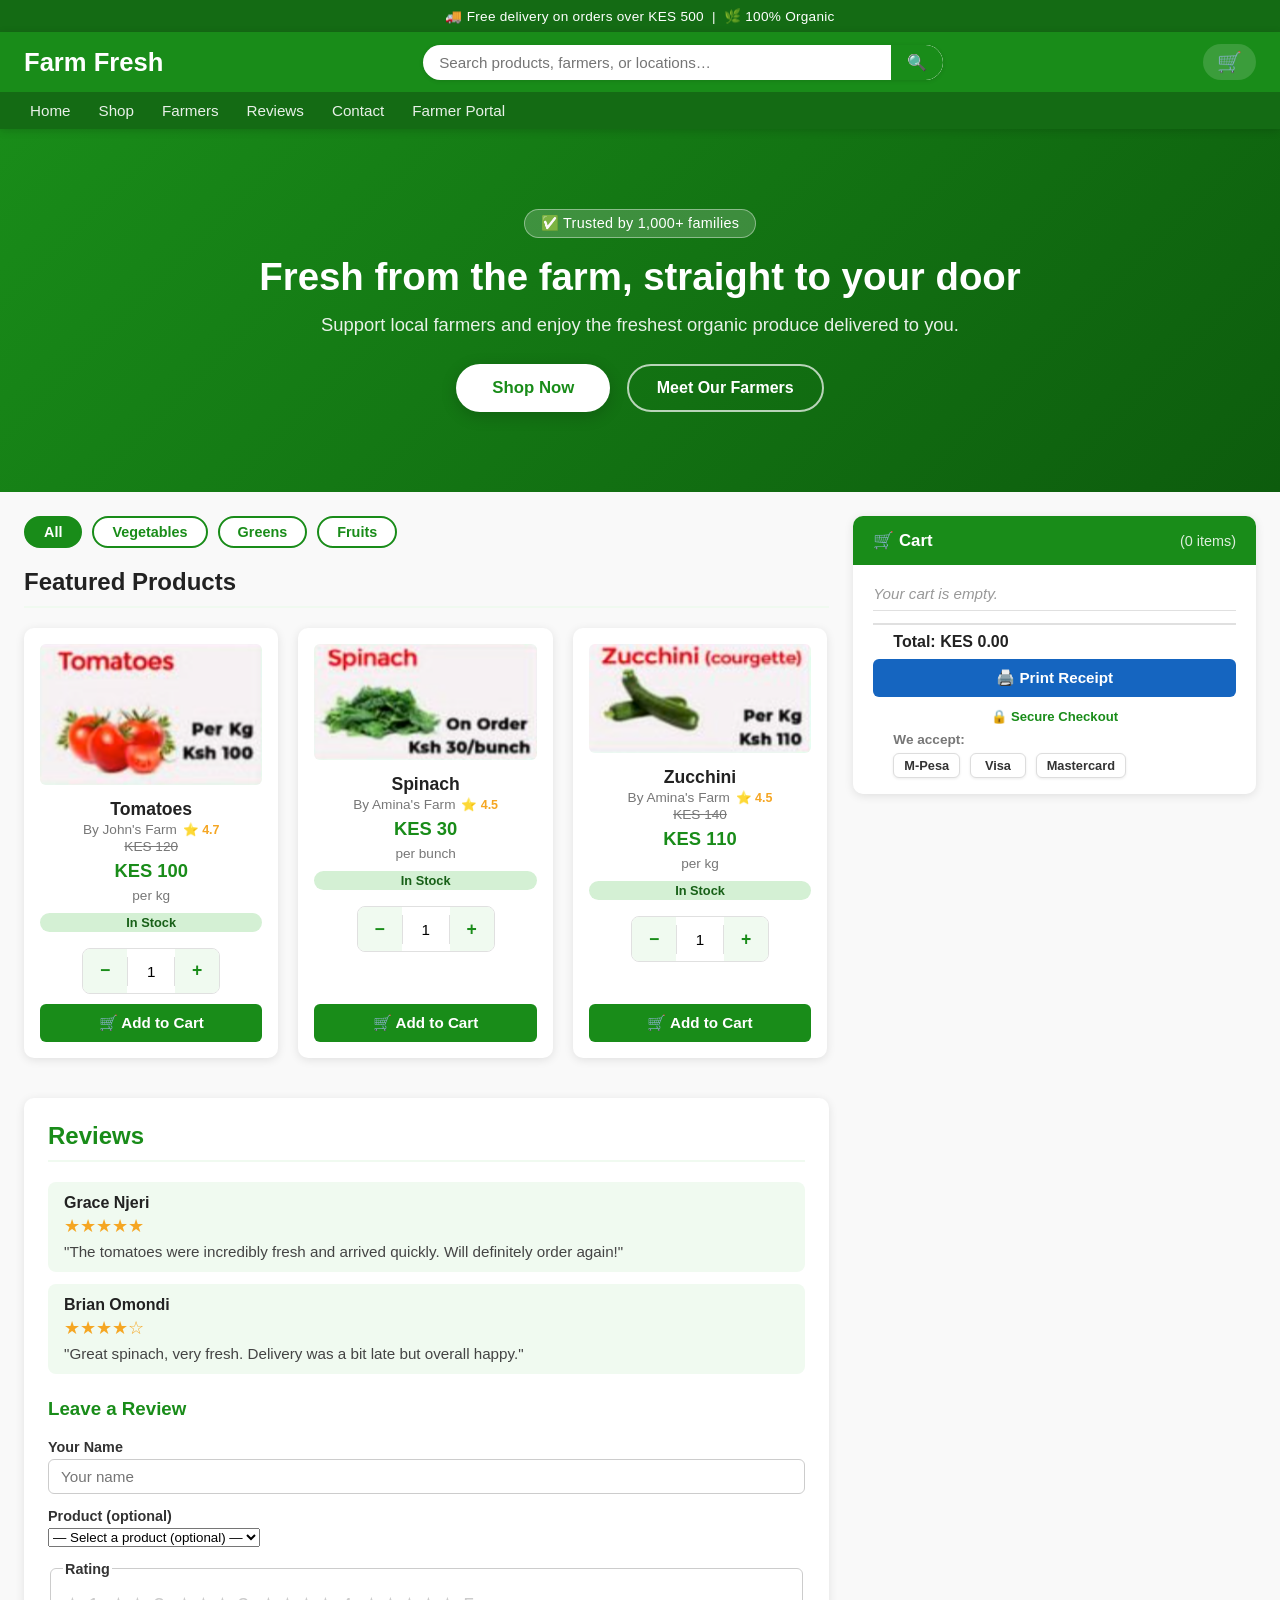
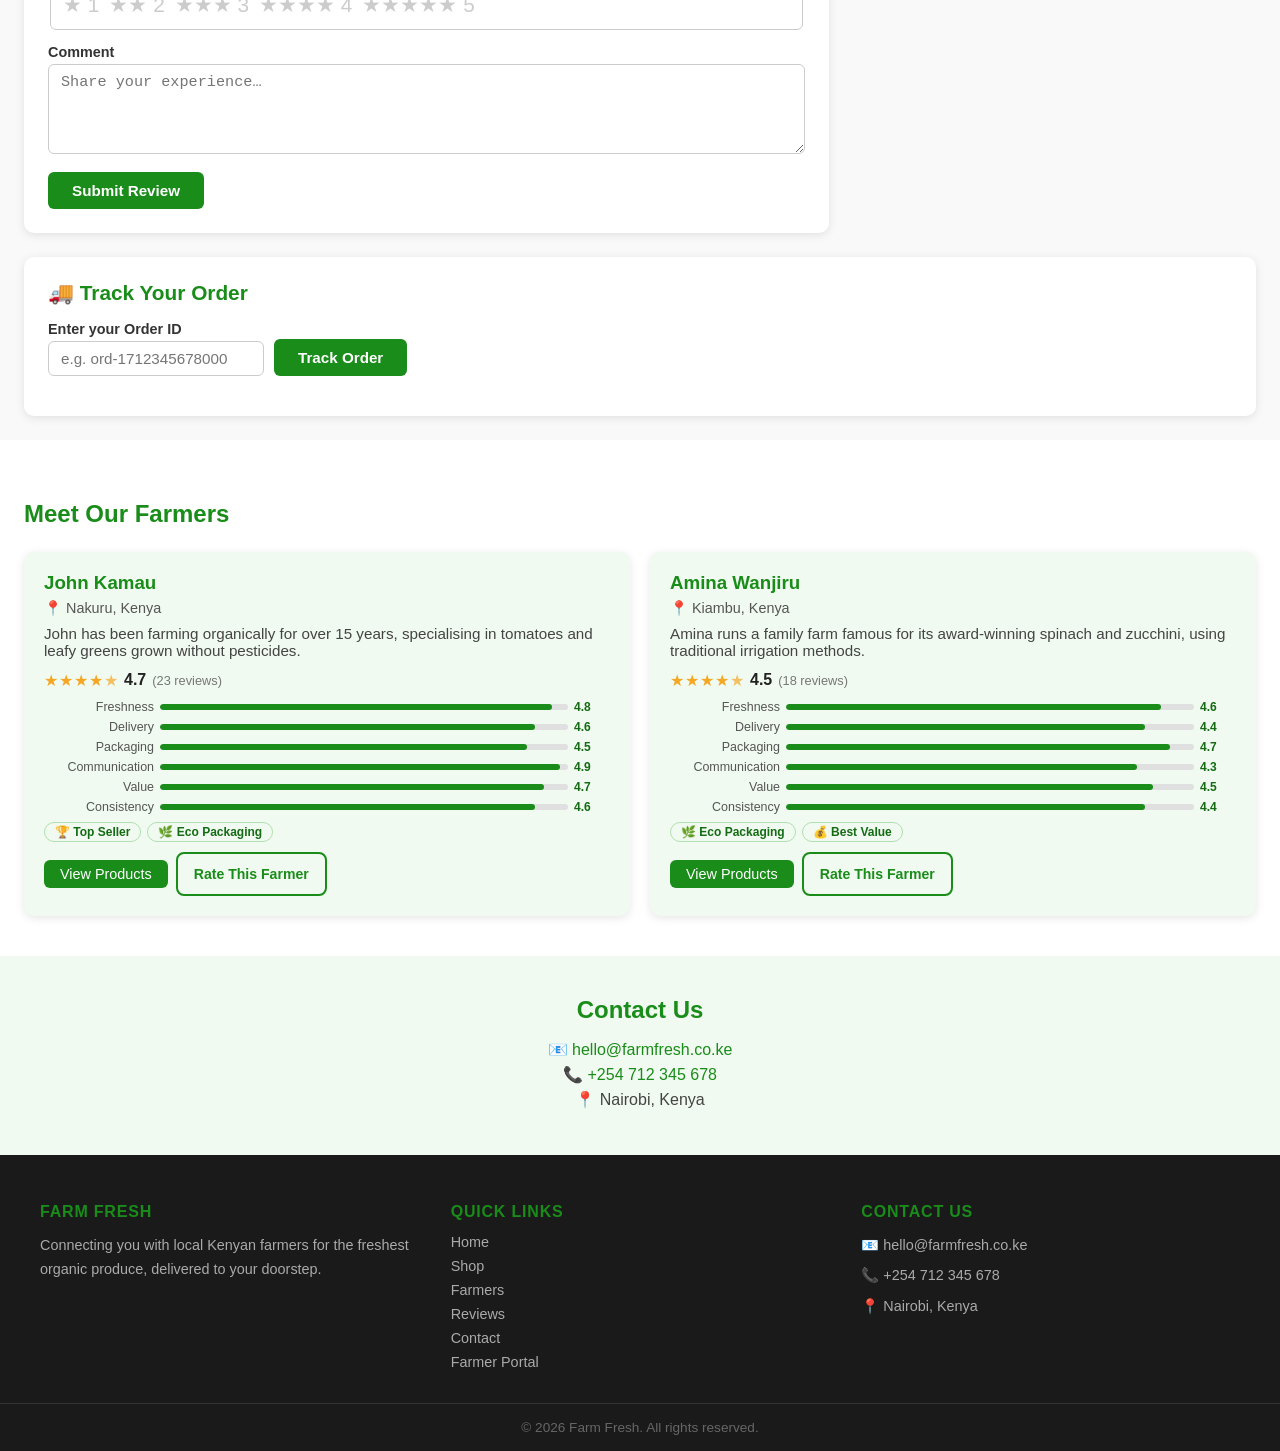
<file: index.html>
<!DOCTYPE html>
<html lang="en">
  <head>
    <meta charset="UTF-8">
    <meta name="viewport" content="width=device-width, initial-scale=1.0">
    <meta name="description" content="Buy fresh farm produce online — tomatoes, spinach, zucchini and more.">
    <title>Farm Fresh</title>
    <link rel="stylesheet" href="styles.css">
  </head>
  <body>
    <div class="announcement-bar">🚚 Free delivery on orders over KES 500 &nbsp;|&nbsp; 🌿 100% Organic</div>

    <header>
      <div class="header-top">
        <a href="#" class="logo-link" aria-label="Farm Fresh Home">
          <h1 class="logo">Farm Fresh</h1>
        </a>
        <div class="header-search">
          <input type="search" id="product-search" placeholder="Search products, farmers, or locations…" aria-label="Search products" enterkeyhint="search">
          <button type="button" class="search-btn" aria-label="Search">🔍</button>
        </div>
        <a href="#cart" class="cart-icon-link" aria-label="View cart">
          🛒 <span class="cart-badge" id="cart-count"></span>
        </a>
      </div>
      <div class="header-bottom">
        <button class="hamburger" aria-label="Toggle navigation">☰</button>
        <nav aria-label="Main navigation">
          <ul>
            <li><a href="/">Home</a></li>
            <li><a href="#products">Shop</a></li>
            <li><a href="#farmers">Farmers</a></li>
            <li><a href="#reviews">Reviews</a></li>
            <li><a href="#contact">Contact</a></li>
            <li><a href="farmer-dashboard.html">Farmer Portal</a></li>
          </ul>
        </nav>
      </div>
    </header>

    <section class="hero">
      <div class="hero-content">
        <span class="hero-badge">✅ Trusted by 1,000+ families</span>
        <h2>Fresh from the farm, straight to your door</h2>
        <p>Support local farmers and enjoy the freshest organic produce delivered to you.</p>
        <a href="#products" class="btn-cta">Shop Now</a>
        <a href="#farmers" class="btn-cta-secondary">Meet Our Farmers</a>
      </div>
    </section>

    <main>
      <div class="products-wrapper">
        <div class="category-filters" role="group" aria-label="Filter by category">
          <button class="filter-btn active" data-filter="all">All</button>
          <button class="filter-btn" data-filter="vegetables">Vegetables</button>
          <button class="filter-btn" data-filter="greens">Greens</button>
          <button class="filter-btn" data-filter="fruits">Fruits</button>
        </div>

        <section id="products" class="product-list">
          <h2>Featured Products</h2>
          <ul><!-- Products injected by script.js from localStorage (ff_products) --></ul>
        </section>

        <section id="reviews" class="reviews-section">
          <h2>Reviews</h2>
          <div class="reviews-list"><!-- Reviews injected by script.js from localStorage (ff_reviews) --></div>
          <h3>Leave a Review</h3>
          <form id="review-form" novalidate>
            <div class="form-group">
              <label for="review-name">Your Name</label>
              <input type="text" id="review-name" placeholder="Your name" required autocomplete="name">
            </div>
            <div class="form-group">
              <label for="review-product">Product (optional)</label>
              <select id="review-product">
                <option value="">— Select a product (optional) —</option>
              </select>
            </div>
            <div class="form-group">
              <fieldset>
                <legend>Rating</legend>
                <div class="star-radio-group">
                  <label><input type="radio" name="rating" value="1" required> ★ 1</label>
                  <label><input type="radio" name="rating" value="2"> ★★ 2</label>
                  <label><input type="radio" name="rating" value="3"> ★★★ 3</label>
                  <label><input type="radio" name="rating" value="4"> ★★★★ 4</label>
                  <label><input type="radio" name="rating" value="5"> ★★★★★ 5</label>
                </div>
              </fieldset>
            </div>
            <div class="form-group">
              <label for="review-comment">Comment</label>
              <textarea id="review-comment" rows="4" placeholder="Share your experience…" required></textarea>
            </div>
            <button type="submit" class="btn-submit" id="btn-submit-review">Submit Review</button>
          </form>
        </section>
      </div>

      <section id="cart" class="cart">
        <div class="cart-header">
          <span>🛒 Cart</span>
          <span class="cart-header-count">(<span id="cart-header-count">0</span> items)</span>
        </div>
        <ul aria-label="Cart items">
          <li class="empty-cart-msg">Your cart is empty.</li>
        </ul>
        <p class="cart-total-line">Total: KES <span class="total">0.00</span></p>
        <div id="order-confirmation" class="order-confirmation" hidden>
          ✅ Order placed! Thank you for shopping with Farm Fresh.<br>
          <small>We'll call you to confirm. Expected delivery: within 24 hours.</small>
        </div>

        <!-- Receipt Block (shown after order confirmation) -->
        <div id="receipt-block" class="receipt-block" hidden>
          <div class="receipt-header">
            <h2 class="receipt-logo">🌿 Farm Fresh</h2>
            <p class="receipt-tagline">Fresh from the farm, straight to your door</p>
            <hr class="receipt-divider">
            <p class="receipt-meta" id="receipt-meta"></p>
            <p class="receipt-customer" id="receipt-customer"></p>
          </div>
          <table class="receipt-table" id="receipt-table">
            <thead>
              <tr>
                <th>Item</th>
                <th>Qty</th>
                <th>Unit Price</th>
                <th>Subtotal</th>
              </tr>
            </thead>
            <tbody id="receipt-items"></tbody>
            <tfoot>
              <tr class="receipt-total-row">
                <td colspan="3"><strong>Grand Total</strong></td>
                <td id="receipt-grand-total"></td>
              </tr>
            </tfoot>
          </table>
          <div class="receipt-delivery">
            <p>📍 <strong>Delivery Address:</strong> <span id="receipt-address"></span></p>
            <p>📞 <strong>Phone:</strong> <span id="receipt-phone"></span></p>
          </div>
          <div class="receipt-shipping-status">
            <strong>Shipping Status:</strong> <span id="receipt-status-badge"></span>
          </div>
          <div class="receipt-footer-note">
            <hr class="receipt-divider">
            <p>Thank you for shopping with Farm Fresh! 🌿</p>
            <p>Expected delivery: within 24 hours.</p>
            <p>hello@farmfresh.co.ke | +254 712 345 678</p>
            <hr class="receipt-divider">
          </div>
        </div>

        <!-- Print Receipt Button -->
        <button type="button" id="btn-print-receipt" class="btn-print-receipt" hidden>
          🖨️ Print Receipt
        </button>
        <p class="secure-checkout-label">🔒 Secure Checkout</p>
        <button type="button" class="checkout">Checkout</button>

        <div id="checkout-form-wrapper" class="checkout-form-wrapper" hidden>
          <!-- Progress Steps -->
          <ol class="checkout-steps" aria-label="Checkout progress">
            <li class="step" id="step-indicator-1" aria-current="step">1. Cart</li>
            <li class="step" id="step-indicator-2">2. Payment</li>
            <li class="step" id="step-indicator-3">3. Confirmation</li>
          </ol>

          <!-- ===== Step 1: Cart Review ===== -->
          <div id="checkout-step-1" class="checkout-step">
            <h3>Cart Review</h3>
            <p class="guest-checkout-note">No account needed — checkout as a guest</p>
            <div id="checkout-cart-table-wrapper"><!-- Injected by JS --></div>
            <div class="checkout-fee-summary" id="checkout-fee-summary"></div>
            <div class="promo-row">
              <label for="promo-code-input">Promo Code</label>
              <div class="promo-input-group">
                <input type="text" id="promo-code-input" placeholder="e.g. FRESH10" autocomplete="off" aria-describedby="promo-msg">
                <button type="button" id="btn-apply-promo" class="btn-secondary">Apply</button>
              </div>
              <span id="promo-msg" class="promo-msg" aria-live="polite"></span>
            </div>
            <!-- Delivery details collected here -->
            <div class="delivery-details-form">
              <h4>Delivery Details</h4>
              <div class="form-group">
                <label for="checkout-name">Full Name</label>
                <input type="text" id="checkout-name" placeholder="Full name" required autocomplete="name">
              </div>
              <div class="form-group">
                <label for="checkout-phone">Phone Number</label>
                <input type="tel" id="checkout-phone" autocomplete="tel" placeholder="e.g. 0712 345 678" required>
              </div>
              <div class="form-group">
                <label for="checkout-address">Delivery Address</label>
                <input type="text" id="checkout-address" autocomplete="street-address" placeholder="e.g. 14 Moi Avenue, Nairobi" required>
              </div>
            </div>
            <div class="trust-badges">
              <span>🔒 SSL Secured</span>
              <span>🚚 Delivery within 24h</span>
              <span>✅ No hidden fees</span>
            </div>
            <button type="button" id="btn-step1-next" class="btn-submit" disabled>Proceed to Payment</button>
          </div>

          <!-- ===== Step 2: Payment Method ===== -->
          <div id="checkout-step-2" class="checkout-step" hidden>
            <h3>Choose Payment Method</h3>
            <fieldset class="payment-method-fieldset">
              <legend>Payment Method</legend>
              <div class="payment-method-cards">

                <!-- M-Pesa -->
                <label class="payment-method-card selected" for="pay-mpesa">
                  <input type="radio" id="pay-mpesa" name="payment-method" value="mpesa" checked>
                  <div class="payment-method-card-inner">
                    <span class="payment-logo mpesa-logo"><span class="mpesa-m">M</span>-<span class="mpesa-pesa">PESA</span></span>
                    <span class="payment-method-name">M-Pesa</span>
                  </div>
                </label>

                <!-- Card -->
                <label class="payment-method-card" for="pay-card">
                  <input type="radio" id="pay-card" name="payment-method" value="card">
                  <div class="payment-method-card-inner">
                    <span class="payment-logo card-logo">💳</span>
                    <span class="payment-method-name">Card</span>
                  </div>
                </label>

                <!-- Crypto -->
                <label class="payment-method-card" for="pay-crypto">
                  <input type="radio" id="pay-crypto" name="payment-method" value="crypto">
                  <div class="payment-method-card-inner">
                    <span class="payment-logo crypto-logo">₿</span>
                    <span class="payment-method-name">Crypto</span>
                  </div>
                </label>

              </div>
            </fieldset>

            <!-- M-Pesa Panel -->
            <div id="panel-mpesa" class="payment-panel">
              <div class="mpesa-header">
                <span class="mpesa-wordmark"><span class="mpesa-m">M</span>-<span class="mpesa-pesa">PESA</span></span>
                <small>Lipa na M-Pesa</small>
              </div>
              <div class="form-group">
                <label for="mpesa-phone">M-Pesa Phone Number</label>
                <input type="tel" id="mpesa-phone" autocomplete="tel" placeholder="0712 345 678" inputmode="numeric" aria-describedby="mpesa-phone-error">
                <span id="mpesa-phone-error" class="field-error" role="alert" style="display:none"></span>
              </div>
              <div id="mpesa-spinner-msg" class="payment-spinner-msg" hidden>
                <div class="spinner" aria-label="Processing…"></div>
                <p id="mpesa-status-text">STK Push sent — Enter your M-Pesa PIN on your phone</p>
              </div>
              <button type="button" id="btn-pay-mpesa" class="btn-submit mpesa-btn">Pay with M-Pesa</button>
            </div>

            <!-- Card Panel -->
            <div id="panel-card" class="payment-panel" hidden>
              <div class="trust-signals">
                <span>🔒 SSL Secured</span>
                <span>✅ Verified by Visa</span>
                <span>✅ Mastercard SecureCode</span>
              </div>
              <div class="form-group">
                <label for="card-number">Card Number <span id="card-type-icon" class="card-type-icon"></span></label>
                <input type="text" id="card-number" inputmode="numeric" autocomplete="cc-number" placeholder="1234 5678 9012 3456" maxlength="19" aria-describedby="card-number-error">
                <span id="card-number-error" class="field-error" role="alert"></span>
              </div>
              <div class="form-group">
                <label for="card-name">Cardholder Name</label>
                <input type="text" id="card-name" autocomplete="cc-name" placeholder="Name on card" aria-describedby="card-name-error">
                <span id="card-name-error" class="field-error" role="alert"></span>
              </div>
              <div class="form-row-2col">
                <div class="form-group">
                  <label for="card-expiry">Expiry Date</label>
                  <input type="text" id="card-expiry" inputmode="numeric" autocomplete="cc-exp" placeholder="MM / YY" maxlength="7" aria-describedby="card-expiry-error">
                  <span id="card-expiry-error" class="field-error" role="alert"></span>
                </div>
                <div class="form-group">
                  <label for="card-cvv">
                    CVV
                    <button type="button" class="cvv-tooltip-btn" aria-label="CVV help" title="3 digits on back of card (4 for Amex)">?</button>
                  </label>
                  <input type="text" id="card-cvv" inputmode="numeric" autocomplete="cc-csc" placeholder="123" maxlength="4" aria-describedby="card-cvv-error">
                  <span id="card-cvv-error" class="field-error" role="alert"></span>
                </div>
              </div>
              <div id="card-spinner-msg" class="payment-spinner-msg" hidden>
                <div class="spinner" aria-label="Processing…"></div>
                <p>Processing your card payment…</p>
              </div>
              <button type="button" id="btn-pay-card" class="btn-submit">Pay Securely 🔒</button>
            </div>

            <!-- Crypto Panel -->
            <div id="panel-crypto" class="payment-panel crypto-panel" hidden>
              <fieldset class="coin-selector-fieldset">
                <legend>Select Coin</legend>
                <label class="coin-radio-label"><input type="radio" name="crypto-coin" value="usdt" checked> USDT (TRC-20)</label>
                <label class="coin-radio-label"><input type="radio" name="crypto-coin" value="btc"> BTC</label>
              </fieldset>
              <div class="crypto-amount-display" id="crypto-amount-display"></div>
              <div class="form-group">
                <label for="crypto-address">Wallet Address</label>
                <div class="crypto-address-row">
                  <input type="text" id="crypto-address" class="crypto-address-input" readonly aria-label="Wallet address">
                  <button type="button" id="btn-copy-address" class="btn-secondary btn-copy">📋 Copy</button>
                </div>
              </div>
              <div class="qr-placeholder" aria-label="QR code placeholder">
                <div class="qr-grid" id="qr-grid"></div>
                <small>Scan with your wallet app</small>
              </div>
              <p class="crypto-note" id="crypto-note"></p>
              <button type="button" id="btn-pay-crypto" class="btn-submit crypto-btn">I've Sent the Payment ✓</button>
            </div>

            <button type="button" id="btn-step2-back" class="btn-back">← Back to Cart</button>
          </div>

          <!-- ===== Step 3: Confirmation ===== -->
          <div id="checkout-step-3" class="checkout-step" hidden>
            <!-- Receipt injected here by JS -->
          </div>
        </div>

        <div class="payment-methods">
          <p>We accept:</p>
          <span class="payment-icon">M-Pesa</span>
          <span class="payment-icon">Visa</span>
          <span class="payment-icon">Mastercard</span>
        </div>
      </section>
    </main>

    <section id="track-order" class="track-order-section">
      <h2>🚚 Track Your Order</h2>
      <div class="track-form">
        <div>
          <label for="track-order-id">Enter your Order ID</label>
          <input type="text" id="track-order-id" placeholder="e.g. ord-1712345678000" autocomplete="off">
        </div>
        <button type="button" id="btn-track-order" class="btn-submit">Track Order</button>
      </div>
      <div id="track-result" class="track-result" hidden></div>
    </section>

    <section id="farmers" class="farmers-section">
      <h2>Meet Our Farmers</h2>
      <div class="farmers-grid"><!-- Farmers injected by script.js from localStorage (ff_farmers) --></div>
    </section>

    <section id="contact" class="contact-section">
      <h2>Contact Us</h2>
      <p>📧 <a href="mailto:hello@farmfresh.co.ke">hello@farmfresh.co.ke</a></p>
      <p>📞 <a href="tel:+254712345678">+254 712 345 678</a></p>
      <p>📍 Nairobi, Kenya</p>
    </section>

    <footer>
      <div class="footer-main">
        <div class="footer-col">
          <h4>Farm Fresh</h4>
          <p>Connecting you with local Kenyan farmers for the freshest organic produce, delivered to your doorstep.</p>
        </div>
        <div class="footer-col">
          <h4>Quick Links</h4>
          <nav aria-label="Footer navigation">
            <ul>
              <li><a href="/">Home</a></li>
              <li><a href="#products">Shop</a></li>
              <li><a href="#farmers">Farmers</a></li>
              <li><a href="#reviews">Reviews</a></li>
              <li><a href="#contact">Contact</a></li>
              <li><a href="farmer-dashboard.html">Farmer Portal</a></li>
            </ul>
          </nav>
        </div>
        <div class="footer-col">
          <h4>Contact Us</h4>
          <p>📧 hello@farmfresh.co.ke</p>
          <p>📞 +254 712 345 678</p>
          <p>📍 Nairobi, Kenya</p>
        </div>
      </div>
      <div class="footer-bottom">
        <p>&copy; 2026 Farm Fresh. All rights reserved.</p>
      </div>
    </footer>
    <a href="#cart" class="fab-cart" aria-label="View cart">
      🛒 <span class="fab-cart-count" id="fab-cart-count"></span>
    </a>
    <div id="toast" class="toast" role="status" aria-live="polite"></div>

    <!-- ===== Farmer Rating Modal ===== -->
    <div id="farmer-rating-modal" class="rating-modal-overlay" hidden role="dialog" aria-modal="true" aria-labelledby="rating-modal-farmer-name">
      <div class="rating-modal-box" tabindex="-1">
        <div class="rating-modal-header">
          <h3 id="rating-modal-farmer-name">Rate Farmer</h3>
          <button type="button" class="rating-modal-close" onclick="closeRatingModal()" aria-label="Close rating modal">×</button>
        </div>
        <p class="rating-modal-subtitle">Drag each slider to rate (1 = poor, 5 = excellent)</p>
        <div id="rating-modal-sliders"></div>
        <div class="rating-modal-footer">
          <button type="button" class="btn-submit" onclick="submitFarmerRating()">Submit Rating</button>
          <button type="button" class="btn-back" onclick="closeRatingModal()">Cancel</button>
        </div>
      </div>
    </div>

    <script src="script.js"></script>
  </body>
</html>
</file>
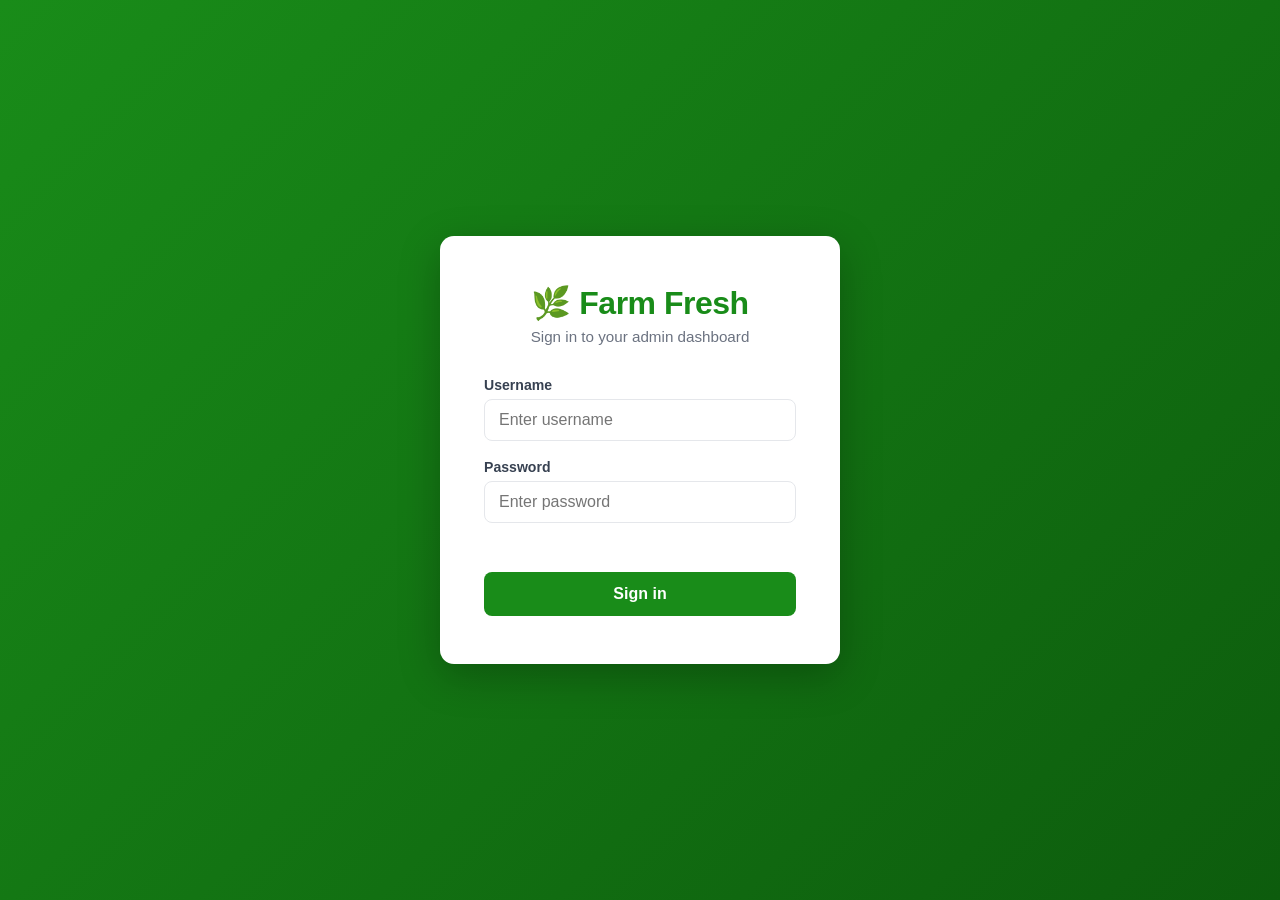
<file: admin-login.html>
<!DOCTYPE html>
<html lang="en">
  <head>
    <meta charset="UTF-8">
    <meta name="viewport" content="width=device-width, initial-scale=1.0">
    <meta name="description" content="Farm Fresh Admin — sign in to your dashboard.">
    <title>Farm Fresh — Admin Login</title>
    <link rel="stylesheet" href="admin-login.css">
  </head>
  <body>
    <div class="login-card">
      <div class="login-logo">🌿 Farm Fresh</div>
      <p class="login-subtitle">Sign in to your admin dashboard</p>
      <form id="login-form" class="login-form" novalidate>
        <div class="form-group">
          <label for="login-username">Username</label>
          <input type="text" id="login-username" placeholder="Enter username" required autocomplete="username">
        </div>
        <div class="form-group">
          <label for="login-password">Password</label>
          <input type="password" id="login-password" placeholder="Enter password" required autocomplete="current-password">
        </div>
        <p class="login-error" id="login-error" aria-live="polite"></p>
        <button type="submit" class="btn-signin">Sign in</button>
      </form>
    </div>

    <script>
      var ADMIN_USERNAME = 'admin';
      var ADMIN_PASSWORD = 'farmfresh2026'; // TODO: replace with server-side auth

      function isLoggedIn() {
        return localStorage.getItem('adminLoggedIn') === 'true';
      }

      // If already authenticated, skip login page
      if (isLoggedIn()) {
        window.location.replace('admin.html');
      }

      document.getElementById('login-form').addEventListener('submit', function (e) {
        e.preventDefault();
        var username = document.getElementById('login-username').value.trim();
        var password = document.getElementById('login-password').value;
        var errorEl = document.getElementById('login-error');

        if (username === ADMIN_USERNAME && password === ADMIN_PASSWORD) {
          errorEl.textContent = '';
          localStorage.setItem('adminLoggedIn', 'true');
          window.location.replace('admin.html');
        } else {
          errorEl.textContent = 'Incorrect username or password.';
        }
      });
    </script>
  </body>
</html>
</file>
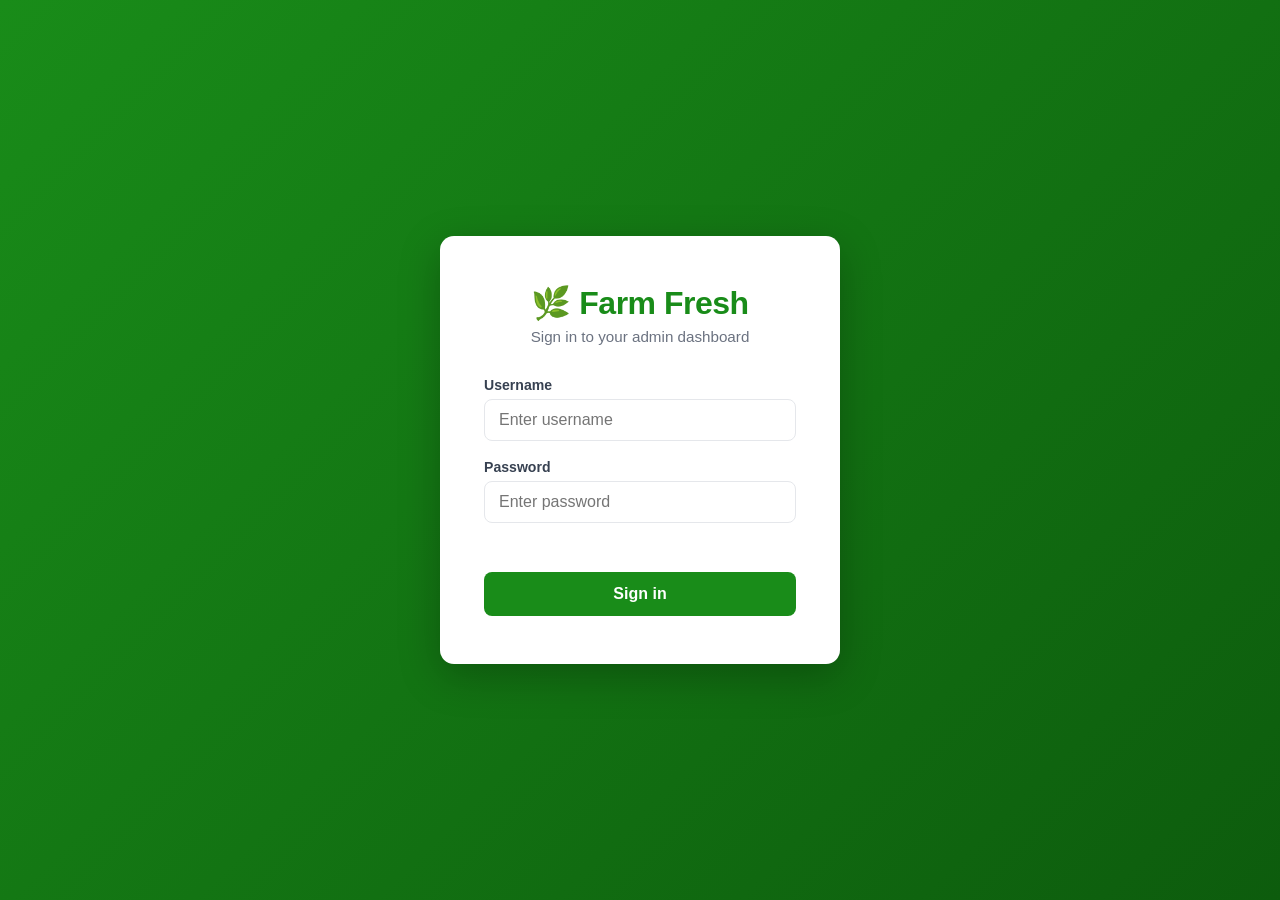
<file: admin.html>
<!DOCTYPE html>
<html lang="en">
  <head>
    <meta charset="UTF-8">
    <meta name="viewport" content="width=device-width, initial-scale=1.0">
    <meta name="description" content="Farm Fresh Admin Dashboard — manage orders, products, farmers and reviews.">
    <title>Farm Fresh — Admin Dashboard</title>
    <link rel="stylesheet" href="admin.css">
  </head>
  <body>

    <!-- ===== Dashboard App ===== -->
    <div id="admin-app" class="admin-app">

      <!-- Sidebar -->
      <aside class="sidebar" aria-label="Admin sidebar navigation">
        <div class="sidebar-brand">
          <a href="index.html" class="sidebar-logo-link">🌿 Farm Fresh</a>
          <span>Admin Dashboard</span>
        </div>
        <nav class="sidebar-nav" aria-label="Dashboard sections">
          <a class="nav-link active" href="javascript:void(0)" data-tab="overview" role="button" tabindex="0">
            <span class="nav-icon">📊</span> Overview
          </a>
          <a class="nav-link" href="javascript:void(0)" data-tab="orders" role="button" tabindex="0">
            <span class="nav-icon">🛍️</span> Orders
          </a>
          <a class="nav-link" href="javascript:void(0)" data-tab="products" role="button" tabindex="0">
            <span class="nav-icon">🥦</span> Products
          </a>
          <a class="nav-link" href="javascript:void(0)" data-tab="farmers" role="button" tabindex="0">
            <span class="nav-icon">👨‍🌾</span> Farmers
          </a>
          <a class="nav-link" href="javascript:void(0)" data-tab="reviews" role="button" tabindex="0">
            <span class="nav-icon">⭐</span> Reviews
          </a>
          <a class="nav-link" href="javascript:void(0)" data-tab="shipping" role="button" tabindex="0">
            <span class="nav-icon">🚚</span> Shipping
          </a>
          <a class="nav-link" href="javascript:void(0)" data-tab="customers" role="button" tabindex="0">
            <span class="nav-icon">👥</span> Customers
          </a>
        </nav>
      </aside>

      <!-- Right-hand column: topbar + main content -->
      <div class="admin-content">

        <!-- Topbar -->
        <header class="admin-topbar">
          <span class="topbar-wordmark">
            <a href="index.html" class="topbar-logo-link">🌿 <strong>Farm Fresh</strong></a>
          </span>
          <span id="topbar-section-title" class="topbar-section-title">Overview</span>
          <div class="topbar-actions">
            <span class="topbar-avatar" aria-hidden="true">👤</span>
            <button id="btn-logout" class="btn-logout" type="button">Log Out</button>
          </div>
        </header>

        <!-- Main Content -->
        <main class="admin-main">

        <!-- ===== Overview Tab ===== -->
        <section id="tab-overview" class="admin-section active">
          <h2>Overview</h2>
          <div class="stats-grid">
            <div class="stat-card">
              <div class="stat-value" id="stat-orders">—</div>
              <div class="stat-label">Total Orders</div>
            </div>
            <div class="stat-card">
              <div class="stat-value" id="stat-revenue">—</div>
              <div class="stat-label">Total Revenue</div>
            </div>
            <div class="stat-card">
              <div class="stat-value" id="stat-products">—</div>
              <div class="stat-label">Total Products</div>
            </div>
            <div class="stat-card">
              <div class="stat-value" id="stat-farmers">—</div>
              <div class="stat-label">Total Farmers</div>
            </div>
          </div>

          <h3>Recent Orders (last 5)</h3>
          <div class="table-wrapper">
            <table aria-label="Recent orders">
              <thead>
                <tr>
                  <th>Customer</th>
                  <th>Items</th>
                  <th>Total</th>
                  <th>Status</th>
                  <th>Date</th>
                </tr>
              </thead>
              <tbody id="recent-orders-body">
                <tr class="empty-row"><td colspan="5">Loading…</td></tr>
              </tbody>
            </table>
          </div>
        </section>

        <!-- ===== Orders Tab ===== -->
        <section id="tab-orders" class="admin-section">
          <div class="section-header">
            <h2>Orders</h2>
          </div>
          <div class="table-wrapper">
            <table aria-label="All orders">
              <thead>
                <tr>
                  <th>ID</th>
                  <th>Customer</th>
                  <th>Phone</th>
                  <th>Address</th>
                  <th>Items</th>
                  <th>Total (KES)</th>
                  <th>Status</th>
                  <th>Date</th>
                  <th>Actions</th>
                </tr>
              </thead>
              <tbody id="orders-body">
                <tr class="empty-row"><td colspan="9">Loading…</td></tr>
              </tbody>
            </table>
          </div>
        </section>

        <!-- ===== Products Tab ===== -->
        <section id="tab-products" class="admin-section">
          <div class="section-header">
            <h2>Products</h2>
            <button id="btn-add-product" class="btn-primary" type="button">+ Add Product</button>
          </div>
          <div class="table-wrapper">
            <table aria-label="Products">
              <thead>
                <tr>
                  <th>Name</th>
                  <th>Farmer</th>
                  <th>Price (KES)</th>
                  <th>Category</th>
                  <th>Unit</th>
                  <th>Availability</th>
                  <th>Actions</th>
                </tr>
              </thead>
              <tbody id="products-body">
                <tr class="empty-row"><td colspan="7">Loading…</td></tr>
              </tbody>
            </table>
          </div>
        </section>

        <!-- ===== Farmers Tab ===== -->
        <section id="tab-farmers" class="admin-section">
          <div class="section-header">
            <h2>Farmers</h2>
            <button id="btn-add-farmer" class="btn-primary" type="button">+ Add Farmer</button>
          </div>
          <div class="table-wrapper">
            <table aria-label="Farmers">
              <thead>
                <tr>
                  <th>Name</th>
                  <th>Location</th>
                  <th>Phone</th>
                  <th>Email</th>
                  <th>Stats</th>
                  <th>Rating</th>
                  <th>Reviews</th>
                  <th>Badges</th>
                  <th>Actions</th>
                </tr>
              </thead>
              <tbody id="farmers-body">
                <tr class="empty-row"><td colspan="9">Loading…</td></tr>
              </tbody>
            </table>
          </div>
        </section>

        <!-- ===== Reviews Tab ===== -->
        <section id="tab-reviews" class="admin-section">
          <div class="section-header">
            <h2>Reviews</h2>
          </div>
          <div class="table-wrapper">
            <table aria-label="Reviews">
              <thead>
                <tr>
                  <th>Reviewer</th>
                  <th>Rating</th>
                  <th>Comment</th>
                  <th>Status</th>
                  <th>Actions</th>
                </tr>
              </thead>
              <tbody id="reviews-body">
                <tr class="empty-row"><td colspan="5">Loading…</td></tr>
              </tbody>
            </table>
          </div>
        </section>

        <!-- ===== Shipping Tab ===== -->
        <section id="tab-shipping" class="admin-section">
          <h2>Shipping Management</h2>
          <div class="admin-filter-bar">
            <label for="shipping-status-filter" class="filter-label">Filter by Status:</label>
            <select id="shipping-status-filter" class="admin-select">
              <option value="all">All</option>
              <option value="Pending">Pending</option>
              <option value="Confirmed">Confirmed</option>
              <option value="Dispatched">Dispatched</option>
              <option value="Delivered">Delivered</option>
            </select>
            <label for="shipping-farmer-filter" class="filter-label">Filter by Farmer:</label>
            <select id="shipping-farmer-filter" class="admin-select">
              <option value="all">All Farmers</option>
            </select>
          </div>
          <div id="shipping-cards-container" class="shipping-cards-grid"></div>
          <h3 style="margin-top:32px;color:var(--green);">Shipping Report</h3>
          <div class="table-wrapper">
            <table class="admin-table" id="shipping-report-table" aria-label="Shipping report">
              <thead>
                <tr>
                  <th>Order ID</th>
                  <th>Customer</th>
                  <th>Farmer(s)</th>
                  <th>Items</th>
                  <th>Total</th>
                  <th>Status</th>
                  <th>Date</th>
                  <th>Update Status</th>
                </tr>
              </thead>
              <tbody id="shipping-report-tbody">
                <tr class="empty-row"><td colspan="8">Loading…</td></tr>
              </tbody>
            </table>
          </div>
        </section>

        <!-- ===== Customers Tab ===== -->
        <section id="tab-customers" class="admin-section">
          <div class="section-header">
            <h2>Customers</h2>
          </div>
          <div class="table-wrapper">
            <table aria-label="Customers">
              <thead>
                <tr>
                  <th>Name</th>
                  <th>Phone</th>
                  <th>Address</th>
                  <th>Orders</th>
                  <th>Total Spend (KES)</th>
                  <th>Last Order</th>
                </tr>
              </thead>
              <tbody id="customers-body">
                <tr class="empty-row"><td colspan="6">Loading…</td></tr>
              </tbody>
            </table>
          </div>
        </section>

        </main>
      </div>
    </div>

    <!-- ===== Product Modal ===== -->
    <div id="product-modal" class="modal-overlay hidden" role="dialog" aria-modal="true" aria-labelledby="product-modal-title">
      <div class="modal-box">
        <div class="modal-header">
          <h3 id="product-modal-title">Add Product</h3>
          <button id="product-modal-close" class="modal-close" type="button" aria-label="Close modal">×</button>
        </div>
        <form id="product-form" novalidate>
          <div class="form-row">
            <div class="form-group">
              <label for="p-name">Name</label>
              <input type="text" id="p-name" name="p-name" placeholder="e.g. Tomatoes" required>
            </div>
            <div class="form-group">
              <label for="p-farmer-id">Farmer</label>
              <select id="p-farmer-id" name="p-farmer-id" required>
                <option value="">— Select Farmer —</option>
              </select>
            </div>
          </div>
          <div class="form-row">
            <div class="form-group">
              <label for="p-price">Price (KES)</label>
              <input type="number" id="p-price" name="p-price" min="0" step="1" placeholder="100" required>
            </div>
            <div class="form-group">
              <label for="p-original-price">Original Price (KES, optional)</label>
              <input type="number" id="p-original-price" name="p-original-price" min="0" step="1" placeholder="120">
            </div>
          </div>
          <div class="form-row">
            <div class="form-group">
              <label for="p-category">Category</label>
              <select id="p-category" name="p-category" required>
                <option value="vegetables">Vegetables</option>
                <option value="greens">Greens</option>
                <option value="fruits">Fruits</option>
              </select>
            </div>
            <div class="form-group">
              <label for="p-unit">Unit</label>
              <input type="text" id="p-unit" name="p-unit" placeholder="e.g. per kg" required>
            </div>
          </div>
          <div class="form-actions">
            <button type="submit" class="btn-primary">Save Product</button>
            <button type="button" id="product-modal-cancel" class="btn-danger">Cancel</button>
          </div>
        </form>
      </div>
    </div>

    <!-- ===== Farmer Modal ===== -->
    <div id="farmer-modal" class="modal-overlay hidden" role="dialog" aria-modal="true" aria-labelledby="farmer-modal-title">
      <div class="modal-box">
        <div class="modal-header">
          <h3 id="farmer-modal-title">Add Farmer</h3>
          <button id="farmer-modal-close" class="modal-close" type="button" aria-label="Close modal">×</button>
        </div>
        <form id="farmer-form" novalidate>
          <div class="form-group">
            <label for="f-name">Name</label>
            <input type="text" id="f-name" name="f-name" placeholder="e.g. John Kamau" required>
          </div>
          <div class="form-group">
            <label for="f-location">Location</label>
            <input type="text" id="f-location" name="f-location" placeholder="e.g. Nakuru, Kenya" required>
          </div>
          <div class="form-group">
            <label for="f-bio">Bio</label>
            <textarea id="f-bio" name="f-bio" rows="4" placeholder="Short bio about the farmer…" required></textarea>
          </div>
          <div class="form-row">
            <div class="form-group">
              <label for="f-phone">Phone</label>
              <input type="tel" id="f-phone" name="f-phone" placeholder="e.g. 0711111111">
            </div>
            <div class="form-group">
              <label for="f-email">Email</label>
              <input type="email" id="f-email" name="f-email" placeholder="e.g. john@farmfresh.co.ke">
            </div>
          </div>
          <div class="form-group">
            <label for="f-badges">Badges (comma-separated)</label>
            <textarea id="f-badges" name="f-badges" rows="2" placeholder="e.g. Top Seller, Eco Packaging, Best Value"></textarea>
          </div>
          <div class="form-actions">
            <button type="submit" class="btn-primary">Save Farmer</button>
            <button type="button" id="farmer-modal-cancel" class="btn-danger">Cancel</button>
          </div>
        </form>
      </div>
    </div>

    <script src="admin.js"></script>
  </body>
</html>
</file>
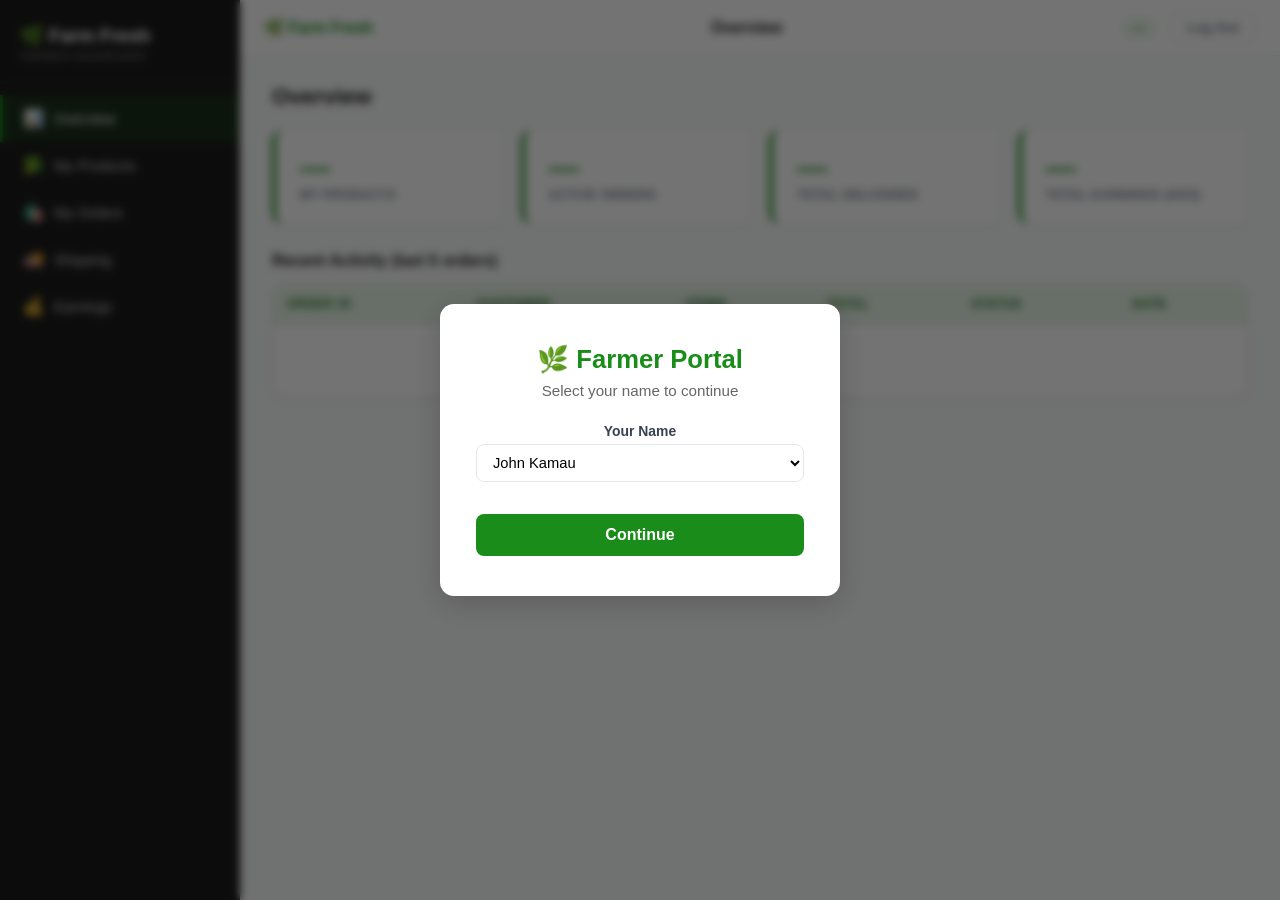
<file: farmer-dashboard.html>
<!DOCTYPE html>
<html lang="en">
  <head>
    <meta charset="UTF-8">
    <meta name="viewport" content="width=device-width, initial-scale=1.0">
    <meta name="description" content="Farm Fresh Farmer Dashboard — manage your produce, track orders and earnings.">
    <title>Farm Fresh — Farmer Dashboard</title>
    <link rel="stylesheet" href="admin.css">
    <link rel="stylesheet" href="farmer-dashboard.css">
  </head>
  <body>

    <!-- ===== Farmer Login Overlay ===== -->
    <div id="farmer-login-overlay" class="farmer-login-overlay hidden">
      <div class="farmer-login-card">
        <h2>🌿 Farmer Portal</h2>
        <p class="farmer-login-sub">Select your name to continue</p>
        <div class="form-group">
          <label for="farmer-select">Your Name</label>
          <select id="farmer-select" class="farmer-select"></select>
        </div>
        <button id="btn-farmer-continue" class="btn-primary farmer-continue-btn" type="button">Continue</button>
      </div>
    </div>

    <!-- ===== Dashboard App ===== -->
    <div id="farmer-app" class="admin-app">

      <!-- Sidebar -->
      <aside class="sidebar" aria-label="Farmer sidebar navigation">
        <div class="sidebar-brand">
          <a href="index.html" class="sidebar-logo-link">🌿 Farm Fresh</a>
          <span>Farmer Dashboard</span>
        </div>
        <nav class="sidebar-nav" aria-label="Dashboard sections">
          <a class="nav-link active" href="javascript:void(0)" data-tab="overview" role="button" tabindex="0">
            <span class="nav-icon">📊</span> Overview
          </a>
          <a class="nav-link" href="javascript:void(0)" data-tab="products" role="button" tabindex="0">
            <span class="nav-icon">🥦</span> My Products
          </a>
          <a class="nav-link" href="javascript:void(0)" data-tab="orders" role="button" tabindex="0">
            <span class="nav-icon">🛍️</span> My Orders
          </a>
          <a class="nav-link" href="javascript:void(0)" data-tab="shipping" role="button" tabindex="0">
            <span class="nav-icon">🚚</span> Shipping
          </a>
          <a class="nav-link" href="javascript:void(0)" data-tab="earnings" role="button" tabindex="0">
            <span class="nav-icon">💰</span> Earnings
          </a>
        </nav>
      </aside>

      <!-- Right-hand column: topbar + main content -->
      <div class="admin-content">

        <!-- Topbar -->
        <header class="admin-topbar">
          <span class="topbar-wordmark">
            <a href="index.html" class="topbar-logo-link">🌿 <strong>Farm Fresh</strong></a>
          </span>
          <span id="topbar-section-title" class="topbar-section-title">Overview</span>
          <div class="topbar-actions">
            <span id="topbar-farmer-name" class="topbar-farmer-name">—</span>
            <button id="btn-farmer-logout" class="btn-logout" type="button">Log Out</button>
          </div>
        </header>

        <!-- Main Content -->
        <main class="admin-main">

        <!-- ===== Overview Tab ===== -->
        <section id="tab-overview" class="admin-section active">
          <h2>Overview</h2>
          <div class="stats-grid">
            <div class="stat-card">
              <div class="stat-value" id="stat-my-products">—</div>
              <div class="stat-label">My Products</div>
            </div>
            <div class="stat-card">
              <div class="stat-value" id="stat-active-orders">—</div>
              <div class="stat-label">Active Orders</div>
            </div>
            <div class="stat-card">
              <div class="stat-value" id="stat-delivered">—</div>
              <div class="stat-label">Total Delivered</div>
            </div>
            <div class="stat-card">
              <div class="stat-value" id="stat-earnings">—</div>
              <div class="stat-label">Total Earnings (KES)</div>
            </div>
          </div>

          <h3>Recent Activity (last 5 orders)</h3>
          <div class="table-wrapper">
            <table aria-label="Recent activity">
              <thead>
                <tr>
                  <th>Order ID</th>
                  <th>Customer</th>
                  <th>Items</th>
                  <th>Total</th>
                  <th>Status</th>
                  <th>Date</th>
                </tr>
              </thead>
              <tbody id="recent-activity-body">
                <tr class="empty-row"><td colspan="6">Loading…</td></tr>
              </tbody>
            </table>
          </div>
        </section>

        <!-- ===== My Products Tab ===== -->
        <section id="tab-products" class="admin-section">
          <div class="section-header">
            <h2>My Products</h2>
            <button id="btn-add-my-product" class="btn-primary" type="button">+ Add Product</button>
          </div>

          <!-- Add Product Form (inline, hidden by default) -->
          <div id="add-product-form-wrapper" class="inline-form-wrapper" style="display:none;">
            <h3>Add New Product</h3>
            <form id="add-product-form" novalidate>
              <div class="form-row">
                <div class="form-group">
                  <label for="np-name">Product Name</label>
                  <input type="text" id="np-name" placeholder="e.g. Tomatoes" required>
                </div>
                <div class="form-group">
                  <label for="np-category">Category</label>
                  <select id="np-category">
                    <option value="vegetables">Vegetables</option>
                    <option value="greens">Greens</option>
                    <option value="fruits">Fruits</option>
                  </select>
                </div>
              </div>
              <div class="form-row">
                <div class="form-group">
                  <label for="np-unit">Unit</label>
                  <input type="text" id="np-unit" placeholder="e.g. per kg" required>
                </div>
                <div class="form-group">
                  <label for="np-price">Price (KES)</label>
                  <input type="number" id="np-price" min="0" step="1" placeholder="100" required>
                </div>
              </div>
              <div class="form-row">
                <div class="form-group">
                  <label for="np-orig-price">Original Price (optional)</label>
                  <input type="number" id="np-orig-price" min="0" step="1" placeholder="120">
                </div>
              </div>
              <div class="form-actions">
                <button type="submit" class="btn-primary">Save Product</button>
                <button type="button" id="btn-cancel-add-product" class="btn-danger">Cancel</button>
              </div>
            </form>
          </div>

          <div class="table-wrapper">
            <table aria-label="My products">
              <thead>
                <tr>
                  <th>Name</th>
                  <th>Category</th>
                  <th>Unit</th>
                  <th>Price</th>
                  <th>Orig. Price</th>
                  <th>Available</th>
                  <th>Actions</th>
                </tr>
              </thead>
              <tbody id="my-products-body">
                <tr class="empty-row"><td colspan="7">Loading…</td></tr>
              </tbody>
            </table>
          </div>
        </section>

        <!-- ===== My Orders Tab ===== -->
        <section id="tab-orders" class="admin-section">
          <div class="section-header">
            <h2>My Orders</h2>
            <select id="orders-status-filter" class="admin-select">
              <option value="all">All Statuses</option>
              <option value="Pending">Pending</option>
              <option value="Confirmed">Confirmed</option>
              <option value="Dispatched">Dispatched</option>
              <option value="Delivered">Delivered</option>
            </select>
          </div>
          <div class="table-wrapper">
            <table aria-label="My orders">
              <thead>
                <tr>
                  <th>Order ID</th>
                  <th>Customer</th>
                  <th>Phone</th>
                  <th>Address</th>
                  <th>Items (mine)</th>
                  <th>Subtotal</th>
                  <th>Status</th>
                  <th>Date</th>
                </tr>
              </thead>
              <tbody id="my-orders-body">
                <tr class="empty-row"><td colspan="8">Loading…</td></tr>
              </tbody>
            </table>
          </div>
        </section>

        <!-- ===== Shipping Tab ===== -->
        <section id="tab-shipping" class="admin-section">
          <h2>Shipping Tracker</h2>
          <p style="font-size:0.9rem;color:#666;margin-bottom:16px;">Showing active (non-Delivered) orders containing your products. Status is managed by the admin.</p>
          <div id="farmer-shipping-cards" class="shipping-cards-grid"></div>
        </section>

        <!-- ===== Earnings Tab ===== -->
        <section id="tab-earnings" class="admin-section">
          <h2>Earnings</h2>
          <div class="stats-grid" id="earnings-stats-grid">
            <div class="stat-card">
              <div class="stat-value" id="earn-total-revenue">—</div>
              <div class="stat-label">Total Revenue</div>
            </div>
            <div class="stat-card">
              <div class="stat-value" id="earn-confirmed-revenue">—</div>
              <div class="stat-label">Confirmed Revenue</div>
            </div>
            <div class="stat-card">
              <div class="stat-value" id="earn-delivered-revenue">—</div>
              <div class="stat-label">Delivered Revenue</div>
            </div>
          </div>

          <h3>Delivered Orders</h3>
          <div class="table-wrapper">
            <table aria-label="Delivered orders">
              <thead>
                <tr>
                  <th>Order ID</th>
                  <th>Items</th>
                  <th>Subtotal</th>
                  <th>Date</th>
                </tr>
              </thead>
              <tbody id="delivered-orders-body">
                <tr class="empty-row"><td colspan="4">No delivered orders yet.</td></tr>
              </tbody>
            </table>
          </div>

          <h3>Monthly Breakdown</h3>
          <div id="monthly-chart" class="monthly-chart"></div>
        </section>

        </main>
      </div>
    </div>

    <script src="farmer-dashboard.js"></script>
  </body>
</html>
</file>
<file: styles.css>
/* ===== CSS Variables ===== */
:root {
  --green: #198C19;
  --green-dark: #146b14;
  --green-light: #f0faf0;
  --orange: #f5a623;
  --orange-dark: #d4881a;
  --text: #222;
  --muted: #777;
  --border: #e0e0e0;
  --radius: 10px;
  --shadow: 0 2px 10px rgba(0,0,0,0.10);
  --shadow-hover: 0 6px 24px rgba(0,0,0,0.15);
}

/* ===== Reset & Base ===== */
*, *::before, *::after {
  box-sizing: border-box;
}

body {
  margin: 0;
  font-family: 'Segoe UI', Arial, sans-serif;
  color: var(--text);
  background: #f9f9f9;
}

/* ===== Announcement Bar ===== */
.announcement-bar {
  background: var(--green-dark);
  color: #fff;
  text-align: center;
  padding: 8px 16px;
  font-size: 0.85rem;
  letter-spacing: 0.02em;
}

/* ===== Header ===== */
header {
  position: sticky;
  top: 0;
  z-index: 100;
  box-shadow: 0 2px 8px rgba(0,0,0,0.15);
}

.header-top {
  display: flex;
  align-items: center;
  justify-content: space-between;
  padding: 12px 24px;
  background-color: var(--green);
  gap: 16px;
}

.logo-link {
  text-decoration: none;
  flex-shrink: 0;
}

.logo {
  color: #fff;
  margin: 0;
  font-size: 1.6rem;
  white-space: nowrap;
}

.header-search {
  display: flex;
  flex: 1;
  max-width: 520px;
  background: #fff;
  border-radius: 24px;
  overflow: hidden;
  box-shadow: 0 1px 4px rgba(0,0,0,0.12);
}

.header-search #product-search {
  flex: 1;
  padding: 9px 16px;
  border: none;
  border-radius: 24px 0 0 24px;
  font-size: 0.95rem;
  outline: none;
  background: transparent;
}

.header-search #product-search:focus {
  box-shadow: 0 0 0 2px var(--green) inset;
}

.search-btn {
  padding: 0 16px;
  background: var(--green);
  border: none;
  border-radius: 0 24px 24px 0;
  cursor: pointer;
  font-size: 1rem;
  color: #fff;
  transition: background 0.2s;
}

.search-btn:hover {
  background: var(--green-dark);
}

.cart-icon-link {
  display: flex;
  align-items: center;
  gap: 4px;
  text-decoration: none;
  color: #fff;
  font-size: 1.25rem;
  background: rgba(255,255,255,0.15);
  padding: 6px 14px;
  border-radius: 20px;
  font-weight: 600;
  transition: background 0.2s;
  flex-shrink: 0;
}

.cart-icon-link:hover {
  background: rgba(255,255,255,0.28);
}

.cart-badge {
  background: var(--orange);
  color: #fff;
  border-radius: 50%;
  font-size: 0.75rem;
  font-weight: 700;
  min-width: 20px;
  height: 20px;
  display: inline-flex;
  align-items: center;
  justify-content: center;
  padding: 0 4px;
}

.cart-badge:empty {
  display: none;
}

.header-bottom {
  background: var(--green-dark);
  display: flex;
  align-items: center;
  padding: 0 16px;
}

.hamburger {
  display: none;
  background: none;
  border: none;
  color: #fff;
  font-size: 1.4rem;
  cursor: pointer;
  padding: 8px;
  margin-right: 8px;
}

.header-bottom nav ul {
  list-style: none;
  display: flex;
  margin: 0;
  padding: 0;
}

.header-bottom nav li {
  margin: 0;
}

.header-bottom nav a {
  display: block;
  text-decoration: none;
  color: rgba(255,255,255,0.9);
  font-weight: 500;
  padding: 10px 14px;
  font-size: 0.95rem;
  transition: background 0.2s, color 0.2s;
}

.header-bottom nav a:hover {
  background: rgba(255,255,255,0.12);
  color: #fff;
}

/* ===== Hero Section ===== */
.hero {
  background: linear-gradient(135deg, #198C19 0%, #0d5c0d 100%);
  padding: 80px 24px;
  text-align: center;
  color: #fff;
}

.hero-badge {
  display: inline-block;
  background: rgba(255,255,255,0.18);
  border: 1px solid rgba(255,255,255,0.4);
  border-radius: 20px;
  padding: 5px 16px;
  font-size: 0.9rem;
  margin-bottom: 16px;
  letter-spacing: 0.02em;
}

.hero-content h2 {
  font-size: 2.4rem;
  margin: 0 0 14px;
  line-height: 1.2;
}

.hero-content p {
  font-size: 1.15rem;
  margin: 0 0 28px;
  opacity: 0.9;
}

.btn-cta {
  display: inline-block;
  background: #fff;
  color: var(--green);
  padding: 14px 36px;
  border-radius: 28px;
  font-weight: 700;
  text-decoration: none;
  font-size: 1.05rem;
  box-shadow: 0 4px 16px rgba(0,0,0,0.18);
  transition: background 0.2s, color 0.2s, box-shadow 0.2s;
}

.btn-cta:hover {
  background: #e6f5e6;
  box-shadow: 0 6px 20px rgba(0,0,0,0.22);
}

.btn-cta-secondary {
  display: inline-block;
  margin-left: 12px;
  background: transparent;
  color: #fff;
  padding: 13px 28px;
  border-radius: 28px;
  border: 2px solid rgba(255,255,255,0.7);
  font-weight: 600;
  text-decoration: none;
  font-size: 1rem;
  transition: background 0.2s, border-color 0.2s;
}

.btn-cta-secondary:hover {
  background: rgba(255,255,255,0.15);
  border-color: #fff;
}

/* ===== Farmers Section ===== */
.farmers-section {
  padding: 40px 24px;
  background: #fff;
}

.farmers-section h2 {
  margin-bottom: 24px;
  font-size: 1.5rem;
  color: var(--green);
}

.farmers-grid {
  display: flex;
  flex-wrap: wrap;
  gap: 20px;
}

.farmer-card {
  flex: 1 1 260px;
  background: var(--green-light);
  border-radius: var(--radius);
  box-shadow: var(--shadow);
  padding: 20px;
}

.farmer-card h3 {
  margin: 0 0 6px;
  color: var(--green);
}

.farmer-location {
  font-size: 0.9rem;
  color: #555;
  margin: 0 0 8px;
}

.farmer-bio {
  font-size: 0.95rem;
  color: #444;
  margin: 0 0 12px;
}

.farmer-link {
  display: inline-block;
  color: #fff;
  background: var(--green);
  padding: 6px 16px;
  border-radius: 6px;
  text-decoration: none;
  font-size: 0.9rem;
  transition: background 0.2s;
}

.farmer-link:hover {
  background: var(--green-dark);
}

/* ===== Main Layout ===== */
main {
  display: flex;
  flex-wrap: wrap;
  padding: 24px;
  gap: 24px;
  align-items: flex-start;
}

.products-wrapper {
  flex: 2;
  min-width: 0;
}

/* ===== Category Filter Pills ===== */
.category-filters {
  display: flex;
  gap: 10px;
  flex-wrap: wrap;
  margin-bottom: 20px;
}

.filter-btn {
  padding: 6px 18px;
  border: 2px solid var(--green);
  border-radius: 20px;
  background: #fff;
  color: var(--green);
  font-weight: 600;
  cursor: pointer;
  font-size: 0.9rem;
  transition: background 0.2s, color 0.2s;
}

.filter-btn.active,
.filter-btn:hover {
  background: var(--green);
  color: #fff;
}

/* ===== Product List ===== */
.product-list {
  margin-bottom: 40px;
}

.product-list h2,
.reviews-section h2 {
  padding-bottom: 10px;
  border-bottom: 2px solid var(--green-light);
  margin-bottom: 20px;
}

.product-list ul {
  list-style: none;
  display: flex;
  flex-wrap: wrap;
  gap: 20px;
  padding: 0;
  margin: 0;
}

.product-list li {
  width: calc(33.33% - 14px);
  background: #fff;
  border-radius: var(--radius);
  box-shadow: var(--shadow);
  padding: 16px;
  text-align: center;
  display: flex;
  flex-direction: column;
  transition: transform 0.2s, box-shadow 0.2s;
}

.product-list li:hover {
  transform: translateY(-5px);
  box-shadow: var(--shadow-hover);
}

.product-list li img {
  width: 100%;
  max-height: 180px;
  object-fit: cover;
  border-radius: 6px;
  margin-bottom: 8px;
}

.product-list li h3 {
  margin: 6px 0 2px;
  font-size: 1.1rem;
  font-weight: 700;
}

.product-list li small {
  color: var(--muted);
  font-size: 0.85rem;
}

.price-was {
  font-size: 0.85rem;
  color: var(--muted);
  text-decoration: line-through;
  margin: 2px 0 0;
  display: block;
}

.product-unit {
  color: var(--muted);
  font-size: 0.8rem;
  margin: 0 0 4px;
  display: block;
}

.review-count {
  font-size: 0.82rem;
  color: var(--muted);
  margin-left: 4px;
}

.product-list li p {
  font-size: 1.15rem;
  font-weight: 700;
  color: var(--green);
  margin: 6px 0;
}

/* ===== Rating Stars ===== */
.rating {
  color: var(--orange);
  font-size: 1.1rem;
  margin: 4px 0;
}

/* ===== Availability Badge ===== */
.badge {
  display: inline-block;
  padding: 2px 10px;
  border-radius: 12px;
  font-size: 0.8rem;
  font-weight: 600;
  margin: 6px 0;
}

.badge.available {
  background: #d4f0d4;
  color: #186018;
}

.badge.out-of-stock {
  background: #fce4e4;
  color: #900;
}

/* ===== Quantity Stepper ===== */
.qty-wrapper {
  display: flex;
  align-items: center;
  justify-content: center;
  gap: 0;
  margin: 10px 0;
  border: 1px solid var(--border);
  border-radius: 8px;
  overflow: hidden;
  width: fit-content;
  margin-left: auto;
  margin-right: auto;
}

.qty-minus,
.qty-plus {
  background: var(--green-light);
  border: none;
  padding: 6px 12px;
  font-size: 1.1rem;
  font-weight: 700;
  cursor: pointer;
  color: var(--green);
  transition: background 0.2s;
  line-height: 1;
  min-width: 44px;
  min-height: 44px;
  display: flex;
  align-items: center;
  justify-content: center;
}

.qty-minus:hover,
.qty-plus:hover {
  background: var(--green);
  color: #fff;
}

.qty-input {
  width: 48px;
  padding: 6px 4px;
  border: none;
  border-left: 1px solid var(--border);
  border-right: 1px solid var(--border);
  font-size: 0.95rem;
  text-align: center;
  outline: none;
  -moz-appearance: textfield;
}

.qty-input::-webkit-outer-spin-button,
.qty-input::-webkit-inner-spin-button {
  -webkit-appearance: none;
  margin: 0;
}

/* ===== Buttons ===== */
.add-to-cart {
  display: block;
  width: 100%;
  margin-top: auto;
  padding: 10px 18px;
  background: var(--green);
  color: #fff;
  border: none;
  border-radius: 6px;
  cursor: pointer;
  font-size: 0.95rem;
  font-weight: 600;
  transition: background 0.2s;
}

.add-to-cart:hover {
  background: var(--green-dark);
}

.checkout {
  display: none;
  width: calc(100% - 40px);
  padding: 12px;
  background: var(--orange);
  color: #fff;
  border: none;
  border-radius: 6px;
  cursor: pointer;
  font-size: 1rem;
  font-weight: 700;
  margin: 8px 20px 12px;
  transition: background 0.2s;
}

.checkout:hover {
  background: var(--orange-dark);
}

.btn-submit {
  padding: 10px 24px;
  background: var(--green);
  color: #fff;
  border: none;
  border-radius: 6px;
  cursor: pointer;
  font-size: 0.95rem;
  font-weight: 600;
  transition: background 0.2s;
}

.btn-submit:hover {
  background: var(--green-dark);
}

/* ===== Cart ===== */
.cart {
  flex: 1;
  min-width: 280px;
  background: #fff;
  border-radius: var(--radius);
  box-shadow: var(--shadow);
  padding: 0;
  height: fit-content;
  position: sticky;
  top: 80px;
  overflow: hidden;
}

.cart-header {
  display: flex;
  align-items: center;
  justify-content: space-between;
  background: var(--green);
  color: #fff;
  padding: 14px 20px;
  font-size: 1.05rem;
  font-weight: 700;
}

.cart-header-count {
  font-size: 0.9rem;
  font-weight: 400;
  opacity: 0.85;
}

.cart > ul,
.cart > p,
.cart > div,
.cart > button {
  padding-left: 20px;
  padding-right: 20px;
}

.cart ul {
  list-style: none;
  padding: 0 20px;
  margin: 12px 0;
}

.empty-cart-msg {
  color: #999;
  font-style: italic;
  font-size: 0.95rem;
  padding: 12px 0;
}

.cart ul li {
  display: flex;
  justify-content: space-between;
  align-items: center;
  padding: 8px 0;
  border-bottom: 1px solid var(--border);
  font-size: 0.95rem;
}

.cart-total-line {
  font-weight: 700;
  margin: 8px 20px;
  padding-top: 8px;
  border-top: 2px solid var(--border);
}

.remove-btn {
  background: #e53935;
  color: #fff;
  border: none;
  border-radius: 4px;
  padding: 2px 8px;
  font-size: 0.8rem;
  cursor: pointer;
  margin-left: 8px;
  flex-shrink: 0;
  transition: background 0.2s;
}

.remove-btn:hover {
  background: #b71c1c;
}

/* ===== Secure Checkout Label ===== */
.secure-checkout-label {
  text-align: center;
  font-size: 0.82rem;
  color: var(--green);
  margin: 4px 20px 0;
  font-weight: 600;
}

/* ===== Order Summary Preview ===== */
.order-summary-preview {
  background: #f5f5f5;
  border-radius: 6px;
  padding: 10px 12px;
  margin-bottom: 12px;
  font-size: 0.9rem;
}

.summary-row {
  display: flex;
  justify-content: space-between;
  padding: 3px 0;
}

.summary-total {
  border-top: 1px solid #ddd;
  padding-top: 6px;
  margin-top: 4px;
}

/* ===== Order Confirmation ===== */
.order-confirmation {
  background: #d4f0d4;
  color: #186018;
  border-radius: 6px;
  padding: 12px 16px;
  margin: 10px 20px;
  font-weight: 600;
}

/* ===== Checkout Form ===== */
.checkout-form-wrapper {
  margin: 0 20px 12px;
  border-top: 1px solid var(--border);
  padding-top: 12px;
}

.checkout-form-wrapper h3 {
  margin-top: 0;
  font-size: 1rem;
  color: var(--green);
}

/* ===== Payment Methods ===== */
.payment-methods {
  margin: 8px 20px 16px;
  font-size: 0.85rem;
  color: var(--muted);
}

.payment-methods p {
  margin: 0 0 6px;
  font-weight: 600;
}

.payment-icon {
  display: inline-block;
  border-radius: 6px;
  min-width: 56px;
  text-align: center;
  background: #fff;
  border: 1.5px solid #ddd;
  padding: 4px 10px;
  font-size: 0.8rem;
  font-weight: 700;
  color: #333;
  box-shadow: 0 1px 3px rgba(0,0,0,0.08);
  margin-right: 6px;
}

/* ===== Form Groups ===== */
.form-group {
  margin-bottom: 14px;
}

.form-group label,
.form-group legend {
  display: block;
  font-size: 0.9rem;
  font-weight: 600;
  margin-bottom: 4px;
  color: #333;
}

.form-group input[type="text"],
.form-group input[type="tel"],
.form-group textarea {
  width: 100%;
  padding: 8px 12px;
  border: 1px solid #ccc;
  border-radius: 6px;
  font-size: 0.95rem;
  outline: none;
  transition: border-color 0.2s;
}

.form-group input[type="text"]:focus,
.form-group input[type="tel"]:focus,
.form-group textarea:focus {
  border-color: var(--green);
}

.form-group fieldset {
  border: 1px solid #ccc;
  border-radius: 6px;
  padding: 8px 12px;
}

.star-radio-group {
  display: flex;
  flex-wrap: wrap;
  gap: 10px;
  margin-top: 4px;
}

.star-radio-group label {
  font-size: 0.9rem;
  font-weight: 400;
  display: inline-flex;
  align-items: center;
  gap: 4px;
  cursor: pointer;
}

/* ===== Reviews Section ===== */
.reviews-section {
  background: #fff;
  border-radius: var(--radius);
  box-shadow: var(--shadow);
  padding: 24px;
}

.reviews-section h2 {
  color: var(--green);
  margin-top: 0;
}

.reviews-section h3 {
  color: var(--green);
  margin-top: 24px;
}

.reviews-list {
  display: flex;
  flex-direction: column;
  gap: 12px;
  margin-bottom: 16px;
}

.review-card {
  background: var(--green-light);
  border-radius: 8px;
  padding: 12px 16px;
}

.review-card strong {
  display: block;
  margin-bottom: 4px;
}

.review-card p {
  margin: 6px 0 0;
  font-size: 0.95rem;
  color: #444;
}

/* ===== Toast Notification ===== */
.toast {
  position: fixed;
  bottom: 24px;
  left: 50%;
  transform: translateX(-50%) translateY(60px);
  background: #222;
  color: #fff;
  padding: 12px 28px;
  border-radius: 24px;
  font-size: 0.95rem;
  opacity: 0;
  transition: opacity 0.3s, transform 0.3s;
  z-index: 9999;
  pointer-events: none;
}

.toast.show {
  opacity: 1;
  transform: translateX(-50%) translateY(0);
}

/* ===== Footer ===== */
footer {
  background: #1a1a1a;
  color: #aaa;
}

.footer-main {
  display: grid;
  grid-template-columns: repeat(3, 1fr);
  gap: 32px;
  padding: 48px 40px 32px;
}

.footer-col h4 {
  color: var(--green);
  font-size: 1rem;
  margin: 0 0 12px;
  text-transform: uppercase;
  letter-spacing: 0.05em;
}

.footer-col p {
  font-size: 0.9rem;
  line-height: 1.7;
  margin: 0 0 6px;
}

.footer-col nav ul {
  list-style: none;
  padding: 0;
  margin: 0;
  display: flex;
  flex-direction: column;
  gap: 6px;
}

.footer-col nav a {
  color: #aaa;
  text-decoration: none;
  font-size: 0.9rem;
  transition: color 0.2s;
}

.footer-col nav a:hover {
  color: #fff;
}

.footer-bottom {
  border-top: 1px solid #333;
  padding: 16px 40px;
  text-align: center;
}

.footer-bottom p {
  margin: 0;
  font-size: 0.85rem;
  color: #666;
}

/* ===== Form Validation States ===== */
.form-group input[type="text"]:invalid:not(:placeholder-shown),
.form-group input[type="tel"]:invalid:not(:placeholder-shown),
.form-group textarea:invalid:not(:placeholder-shown) {
  border-color: #e53935;
  background: #fff5f5;
}

.form-group input[type="text"]:valid:not(:placeholder-shown),
.form-group input[type="tel"]:valid:not(:placeholder-shown),
.form-group textarea:valid:not(:placeholder-shown) {
  border-color: var(--green);
  background: #f6fff6;
}

/* ===== Star Radio Group ===== */
.star-radio-group label {
  font-size: 1.3rem;
  cursor: pointer;
  color: #ccc;
  transition: color 0.15s;
}

.star-radio-group input[type="radio"]:checked ~ label,
.star-radio-group label:hover,
.star-radio-group label:hover ~ label {
  color: var(--orange);
}

/* Hide the radio inputs visually */
.star-radio-group input[type="radio"] {
  position: absolute;
  opacity: 0;
  width: 0;
  height: 0;
}

/* ===== Floating Cart Button (Mobile) ===== */
.fab-cart {
  display: none;
}

/* ===== Responsive ===== */
@media (max-width: 900px) {
  .product-list li {
    width: calc(50% - 10px);
  }
}

/* ===== Checkout Steps Progress Indicator ===== */
.checkout-steps {
  display: flex;
  list-style: none;
  padding: 0;
  margin: 0 0 16px;
  gap: 0;
  counter-reset: step;
}

.checkout-steps .step {
  flex: 1;
  text-align: center;
  font-size: 0.8rem;
  font-weight: 600;
  color: var(--muted);
  padding: 8px 4px;
  border-bottom: 3px solid var(--border);
  position: relative;
}

.checkout-steps .step.active {
  color: var(--green);
  border-bottom-color: var(--green);
}

/* ===== Inline Field Error ===== */
.field-error {
  display: block;
  color: #c62828;
  font-size: 0.8rem;
  margin-top: 4px;
}

/* ===== Guest Checkout Note ===== */
.guest-checkout-note {
  font-size: 0.85rem;
  color: var(--green);
  background: var(--green-light);
  border-radius: 6px;
  padding: 6px 10px;
  margin: 0 0 12px;
  font-weight: 600;
}

/* ===== Trust Badges ===== */
.trust-badges {
  display: flex;
  flex-wrap: wrap;
  gap: 8px;
  margin-bottom: 12px;
}

.trust-badges span {
  flex: 1 1 auto;
  text-align: center;
  font-size: 0.78rem;
  font-weight: 600;
  color: #555;
  background: #f5f5f5;
  border: 1px solid var(--border);
  border-radius: 6px;
  padding: 6px 8px;
}

/* ===== Contact Section ===== */
.contact-section {
  background: var(--green-light);
  padding: 40px 24px;
  text-align: center;
}

.contact-section h2 {
  color: var(--green);
  margin: 0 0 16px;
  font-size: 1.5rem;
}

.contact-section p {
  margin: 6px 0;
  font-size: 1rem;
  color: #444;
}

.contact-section a {
  color: var(--green);
  text-decoration: none;
}

.contact-section a:hover {
  text-decoration: underline;
}

/* ===== Order Summary Table ===== */
.summary-table {
  width: 100%;
  border-collapse: collapse;
  font-size: 0.88rem;
}

.summary-table th {
  text-align: left;
  border-bottom: 2px solid var(--border);
  padding: 4px 6px;
  font-size: 0.8rem;
  color: var(--muted);
}

.summary-table td {
  padding: 4px 6px;
  border-bottom: 1px solid var(--border);
}

.summary-table tfoot td {
  border-top: 2px solid var(--border);
  border-bottom: none;
  padding-top: 6px;
}

.summary-qty,
.summary-price {
  text-align: right;
  white-space: nowrap;
}

/* ===== Add-to-Cart: Disabled State ===== */
.add-to-cart[disabled] {
  background: #bbb;
  cursor: not-allowed;
  opacity: 0.7;
}

.add-to-cart[disabled]:hover {
  background: #bbb;
}

@media (max-width: 768px) {
  .header-top {
    padding: 10px 16px;
    gap: 10px;
  }

  .logo {
    font-size: 1.2rem;
  }

  .header-search {
    max-width: none;
  }

  .hamburger {
    display: block;
  }

  .header-bottom nav {
    display: none;
    width: 100%;
  }

  header.nav-open .header-bottom nav {
    display: block;
  }

  header.nav-open .header-bottom {
    flex-direction: column;
    align-items: flex-start;
    padding: 0;
  }

  .header-bottom nav ul {
    flex-direction: column;
    width: 100%;
    padding: 4px 0;
  }

  .header-bottom nav a {
    padding: 12px 20px;
  }

  .hero-content h2 {
    font-size: 1.6rem;
  }

  .hero {
    padding: 48px 20px;
  }

  .farmers-grid {
    flex-direction: column;
  }

  main {
    flex-direction: column;
    padding: 16px;
  }

  .products-wrapper {
    width: 100%;
  }

  .product-list li {
    width: 100%;
  }

  .cart {
    width: 100%;
    position: static;
  }

  .category-filters {
    flex-wrap: nowrap;
    overflow-x: auto;
    padding-bottom: 4px;
    -webkit-overflow-scrolling: touch;
  }

  .filter-btn {
    white-space: nowrap;
  }

  .footer-main {
    grid-template-columns: 1fr;
    padding: 32px 24px 20px;
    gap: 24px;
  }

  .footer-bottom {
    padding: 12px 24px;
  }

  .fab-cart {
    display: flex;
    align-items: center;
    gap: 6px;
    position: fixed;
    bottom: 72px;
    right: 20px;
    background: var(--orange);
    color: #fff;
    padding: 12px 20px;
    border-radius: 28px;
    font-size: 1rem;
    font-weight: 700;
    text-decoration: none;
    box-shadow: 0 4px 16px rgba(0,0,0,0.22);
    z-index: 999;
    transition: background 0.2s;
  }

  .fab-cart:hover { background: var(--orange-dark); }

  .fab-cart-count {
    background: #fff;
    color: var(--orange);
    border-radius: 50%;
    font-size: 0.8rem;
    font-weight: 700;
    min-width: 22px;
    height: 22px;
    display: inline-flex;
    align-items: center;
    justify-content: center;
  }
}

/* ===== Receipt Block ===== */
.receipt-block {
  margin: 12px 20px;
  border: 1.5px solid var(--green);
  border-radius: 8px;
  padding: 16px 20px;
  background: #fff;
  font-size: 0.9rem;
  color: #222;
}

.receipt-header {
  text-align: center;
  margin-bottom: 12px;
  padding-bottom: 10px;
}

.receipt-divider {
  border: none;
  border-top: 2px dashed var(--green);
  margin: 8px 0;
}

.receipt-logo {
  margin: 0 0 4px;
  font-size: 1.3rem;
  color: var(--green);
}

.receipt-tagline {
  margin: 0 0 4px;
  font-size: 0.8rem;
  color: var(--muted);
}

.receipt-meta {
  margin: 4px 0 0;
  font-size: 0.78rem;
  color: #555;
}

.receipt-customer {
  margin: 4px 0 0;
  font-size: 0.82rem;
  font-weight: 600;
  color: #333;
}

.receipt-table {
  width: 100%;
  border-collapse: collapse;
  margin-bottom: 12px;
  font-size: 0.88rem;
}

.receipt-table th {
  text-align: left;
  border-bottom: 1.5px solid var(--border);
  padding: 4px 6px;
  font-size: 0.8rem;
  color: var(--muted);
}

.receipt-table td {
  padding: 4px 6px;
  border-bottom: 1px dashed var(--border);
}

.receipt-table tfoot td {
  border-top: 2px solid var(--green);
  border-bottom: none;
  padding-top: 6px;
  font-weight: 700;
}

.receipt-qty,
.receipt-price {
  text-align: right;
  white-space: nowrap;
}

.receipt-delivery {
  border-top: 1px dashed var(--border);
  padding-top: 8px;
  margin-bottom: 10px;
  font-size: 0.88rem;
}

.receipt-delivery p {
  margin: 3px 0;
}

.receipt-footer-note {
  text-align: center;
  font-size: 0.8rem;
  color: var(--muted);
  margin: 8px 0 0;
}

.receipt-footer-note p {
  margin: 3px 0;
}

/* ===== Receipt Shipping Status ===== */
.receipt-shipping-status {
  margin: 8px 0;
  padding: 6px 0;
  border-top: 1px dashed var(--border);
  font-size: 0.88rem;
}

.receipt-status-badge {
  display: inline-block;
  padding: 2px 10px;
  border-radius: 12px;
  font-size: 0.8rem;
  font-weight: 700;
  margin-left: 4px;
}

.receipt-badge-pending { background: #fff3e0; color: #b45309; }
.receipt-badge-confirmed { background: #eff6ff; color: #1d4ed8; }
.receipt-badge-dispatched { background: #f3e8ff; color: #7e22ce; }
.receipt-badge-delivered { background: #dcfce7; color: #166534; }

/* ===== Receipt Farmer Attribution ===== */
small.receipt-farmer {
  color: #4a7c59;
  font-size: 0.8rem;
  font-style: italic;
  margin-left: 4px;
}

.receipt-farmer-group-header td {
  background: var(--green-light);
  color: var(--green-dark);
  font-weight: 700;
  font-size: 0.85rem;
  padding: 4px 8px;
}

/* ===== Track Order Farmer Groups ===== */
.track-farmer-group {
  margin: 8px 0;
  padding: 8px 12px;
  background: #fff;
  border-radius: 6px;
  border-left: 3px solid var(--green);
}

.track-farmer-group h4 {
  margin: 0 0 6px;
  font-size: 0.9rem;
  color: var(--green-dark);
  display: flex;
  align-items: center;
  gap: 6px;
}

.track-farmer-group ul {
  margin: 0;
  padding-left: 18px;
  font-size: 0.88rem;
  color: #444;
}

/* ===== Print Receipt Button ===== */
.btn-print-receipt {
  display: block;
  width: calc(100% - 40px);
  margin: 0 20px 12px;
  padding: 10px;
  background: #1565c0;
  color: #fff;
  border: none;
  border-radius: 6px;
  cursor: pointer;
  font-size: 0.95rem;
  font-weight: 700;
  transition: background 0.2s;
}

.btn-print-receipt:hover {
  background: #0d47a1;
}

/* ===== Shipping Tracker Steps ===== */
.shipping-steps {
  display: flex;
  align-items: flex-start;
  justify-content: center;
  gap: 0;
  margin: 20px 0;
  position: relative;
}

.shipping-step {
  display: flex;
  flex-direction: column;
  align-items: center;
  flex: 1;
  position: relative;
}

.step-circle {
  width: 36px;
  height: 36px;
  border-radius: 50%;
  background: var(--border);
  color: #fff;
  display: flex;
  align-items: center;
  justify-content: center;
  font-size: 1rem;
  font-weight: 700;
  z-index: 1;
  border: 3px solid var(--border);
  transition: background 0.3s, border-color 0.3s;
}

.step-circle.done {
  background: var(--green);
  border-color: var(--green);
}

.step-label {
  font-size: 0.75rem;
  font-weight: 600;
  margin-top: 6px;
  text-align: center;
  color: var(--muted);
}

.step-label.done {
  color: var(--green);
}

.step-connector {
  flex: 1;
  height: 3px;
  background: var(--border);
  margin-top: 18px;
  transition: background 0.3s;
}

.step-connector.done {
  background: var(--green);
}

/* ===== Track Order Section ===== */
.track-order-section {
  background: #fff;
  border-radius: var(--radius);
  box-shadow: var(--shadow);
  padding: 24px;
  margin: 0 24px 24px;
}

.track-order-section h2 {
  color: var(--green);
  margin: 0 0 16px;
  font-size: 1.3rem;
}

.track-form {
  display: flex;
  gap: 10px;
  flex-wrap: wrap;
  align-items: flex-end;
  margin-bottom: 16px;
}

.track-form label {
  font-size: 0.9rem;
  font-weight: 600;
  color: #333;
  display: block;
  margin-bottom: 4px;
}

.track-form input[type="text"] {
  flex: 1;
  min-width: 200px;
  padding: 8px 12px;
  border: 1px solid #ccc;
  border-radius: 6px;
  font-size: 0.95rem;
  outline: none;
  transition: border-color 0.2s;
}

.track-form input[type="text"]:focus {
  border-color: var(--green);
}

.track-result {
  margin-top: 8px;
}

.track-card {
  background: var(--green-light);
  border-radius: var(--radius);
  padding: 16px 20px;
  font-size: 0.92rem;
}

.track-card h3 {
  color: var(--green);
  margin: 0 0 12px;
  font-size: 1.05rem;
}

.track-error {
  color: #c62828;
  font-weight: 600;
  padding: 10px 0;
}

/* ===== Focus Visible ===== */
:focus-visible {
  outline: 3px solid var(--green);
  outline-offset: 2px;
}

/* ===== Farmer Rating System ===== */
.farmer-rating-summary {
  display: flex;
  align-items: center;
  gap: 6px;
  margin: 8px 0 4px;
  flex-wrap: wrap;
}

.stars-display { display: inline-flex; gap: 1px; }
.star { font-size: 1rem; }
.star-full { color: var(--orange); }
.star-half { color: var(--orange); opacity: 0.7; }
.star-empty { color: #ccc; }

.farmer-rating-score {
  font-weight: 700;
  font-size: 1rem;
  color: var(--text);
}

.farmer-review-count {
  font-size: 0.8rem;
  color: var(--muted);
}

/* Metric Bars */
.metric-bars { margin: 10px 0 8px; display: flex; flex-direction: column; gap: 6px; }

.metric-bar-row {
  display: grid;
  grid-template-columns: 110px 1fr 36px;
  align-items: center;
  gap: 6px;
}

.metric-label {
  font-size: 0.78rem;
  color: #555;
  text-align: right;
}

.metric-bar-track {
  height: 6px;
  background: #e0e0e0;
  border-radius: 3px;
  overflow: hidden;
}

.metric-bar-fill {
  height: 100%;
  background: var(--green);
  border-radius: 3px;
  width: 0%;
  transition: width 0.8s ease;
}

.metric-score {
  font-size: 0.75rem;
  font-weight: 700;
  color: var(--green-dark);
  text-align: left;
}

/* Badges */
.farmer-badges { display: flex; flex-wrap: wrap; gap: 6px; margin: 8px 0; }

.farmer-badge-pill {
  display: inline-flex;
  align-items: center;
  gap: 3px;
  background: var(--green-light);
  border: 1px solid #b2dfb2;
  border-radius: 12px;
  padding: 2px 10px;
  font-size: 0.75rem;
  font-weight: 600;
  color: var(--green-dark);
}

/* Rate button */
.btn-rate-farmer {
  background: transparent;
  border: 2px solid var(--green);
  color: var(--green);
  border-radius: 8px;
  padding: 8px 16px;
  font-size: 0.88rem;
  font-weight: 600;
  cursor: pointer;
  transition: background 0.2s, color 0.2s;
  min-width: 44px;
  min-height: 44px;
}

.btn-rate-farmer:hover {
  background: var(--green);
  color: #fff;
}

.farmer-card-actions {
  display: flex;
  gap: 8px;
  flex-wrap: wrap;
  margin-top: 10px;
  align-items: center;
}

/* Product farmer rating inline */
.product-farmer-rating {
  color: var(--orange);
  font-size: 0.78rem;
  font-weight: 700;
  margin-left: 2px;
}

/* ===== Rating Modal ===== */
.rating-modal-overlay {
  position: fixed;
  inset: 0;
  background: rgba(0,0,0,0.5);
  backdrop-filter: blur(4px);
  display: flex;
  align-items: center;
  justify-content: center;
  z-index: 1000;
}

.rating-modal-overlay[hidden] { display: none; }

.rating-modal-box {
  background: #fff;
  border-radius: var(--radius);
  padding: 24px;
  width: min(520px, 95vw);
  max-height: 90vh;
  overflow-y: auto;
  box-shadow: var(--shadow-hover);
}

.rating-modal-header {
  display: flex;
  justify-content: space-between;
  align-items: center;
  margin-bottom: 8px;
}

.rating-modal-header h3 { margin: 0; color: var(--green); }

.rating-modal-close {
  background: none;
  border: none;
  font-size: 1.5rem;
  cursor: pointer;
  color: var(--muted);
  padding: 4px 8px;
  border-radius: 4px;
  min-width: 44px;
  min-height: 44px;
}

.rating-modal-subtitle {
  font-size: 0.85rem;
  color: var(--muted);
  margin: 0 0 16px;
}

.rating-slider-row {
  display: flex;
  flex-direction: column;
  gap: 4px;
  margin-bottom: 14px;
  padding: 10px;
  border: 1px solid var(--border);
  border-radius: 8px;
  background: #fafafa;
}

.rating-slider-label strong { display: block; font-size: 0.9rem; }
.rating-slider-label small { color: var(--muted); font-size: 0.78rem; }

.rating-slider-control {
  display: flex;
  align-items: center;
  gap: 10px;
  margin-top: 6px;
}

.rating-slider-control input[type="range"] {
  flex: 1;
  accent-color: var(--green);
  min-height: 44px;
  cursor: pointer;
}

.slider-value {
  min-width: 30px;
  font-weight: 700;
  color: var(--green-dark);
  font-size: 0.9rem;
}

.rating-modal-footer {
  display: flex;
  gap: 10px;
  margin-top: 16px;
}

/* ===== Enhanced Checkout Wizard ===== */
.checkout-step { animation: fadeInStep 0.2s ease; }
@keyframes fadeInStep { from { opacity: 0; transform: translateY(6px); } to { opacity: 1; transform: none; } }

/* Cart table in step 1 */
.checkout-cart-table {
  width: 100%;
  border-collapse: collapse;
  font-size: 0.88rem;
  margin-bottom: 12px;
}
.checkout-cart-table th {
  text-align: left;
  border-bottom: 2px solid var(--border);
  padding: 6px;
  font-size: 0.78rem;
  color: var(--muted);
}
.checkout-cart-table td {
  padding: 6px;
  border-bottom: 1px solid var(--border);
  vertical-align: middle;
}
.cart-qty-controls {
  display: flex;
  align-items: center;
  gap: 4px;
}
.cart-qty-btn {
  background: var(--green-light);
  border: 1px solid #b2dfb2;
  border-radius: 4px;
  cursor: pointer;
  font-size: 1rem;
  display: flex;
  align-items: center;
  justify-content: center;
  min-width: 44px;
  min-height: 44px;
}
.cart-qty-num { min-width: 24px; text-align: center; font-weight: 700; }

.btn-remove-cart-item {
  background: none;
  border: none;
  color: #c62828;
  cursor: pointer;
  font-size: 1.1rem;
  padding: 4px 8px;
  border-radius: 4px;
  min-width: 44px;
  min-height: 44px;
}
.btn-remove-cart-item:hover { background: #ffebee; }

/* Fee summary */
.checkout-fee-summary {
  background: var(--green-light);
  border-radius: 8px;
  padding: 10px 14px;
  margin-bottom: 14px;
  font-size: 0.88rem;
}
.fee-row {
  display: flex;
  justify-content: space-between;
  padding: 3px 0;
}
.fee-row.grand-total {
  border-top: 2px solid var(--green);
  margin-top: 6px;
  padding-top: 6px;
  font-weight: 700;
  font-size: 1rem;
  color: var(--green-dark);
}
.fee-row.discount-row { color: var(--green-dark); font-weight: 600; }

/* Promo code */
.promo-row { margin-bottom: 16px; }
.promo-row label { display: block; font-size: 0.85rem; font-weight: 600; margin-bottom: 4px; }
.promo-input-group { display: flex; gap: 6px; }
.promo-input-group input { flex: 1; padding: 8px 12px; border: 1px solid var(--border); border-radius: 6px; font-size: 0.9rem; }
.promo-msg { display: block; margin-top: 4px; font-size: 0.8rem; font-weight: 600; }
.promo-msg.promo-success { color: var(--green); }
.promo-msg.promo-error { color: #c62828; }

.delivery-details-form {
  border-top: 1px solid var(--border);
  padding-top: 16px;
  margin-top: 4px;
}
.delivery-details-form h4 { margin: 0 0 12px; color: var(--green); font-size: 1rem; }

/* Order confirmation card */
.order-confirmation-card {
  background: var(--green-light);
  border-radius: var(--radius);
  padding: 20px;
  font-size: 0.92rem;
}
.order-confirmation-card p { margin: 4px 0; }

/* Payment method cards */
.payment-method-fieldset {
  border: none;
  padding: 0;
  margin: 0 0 16px;
}
.payment-method-fieldset legend {
  font-size: 0.88rem;
  font-weight: 700;
  color: var(--muted);
  margin-bottom: 10px;
}

.payment-method-cards {
  display: flex;
  gap: 10px;
  flex-wrap: wrap;
}

.payment-method-card {
  flex: 1 1 100px;
  border: 2px solid var(--border);
  border-radius: 10px;
  padding: 14px 12px;
  cursor: pointer;
  transition: border-color 0.2s, background 0.2s, box-shadow 0.2s;
  display: flex;
  flex-direction: column;
  align-items: center;
  min-width: 44px;
  min-height: 44px;
  background: #fff;
  position: relative;
}
.payment-method-card input[type="radio"] {
  position: absolute;
  opacity: 0;
  width: 0; height: 0;
}
.payment-method-card.selected,
.payment-method-card:has(input:checked) {
  border-color: var(--green);
  background: var(--green-light);
  box-shadow: 0 0 0 2px var(--green);
}

.payment-method-card-inner {
  display: flex;
  flex-direction: column;
  align-items: center;
  gap: 6px;
}

.payment-logo { font-size: 1.4rem; font-weight: 900; }

.mpesa-logo { font-size: 1rem; font-weight: 900; letter-spacing: 0.01em; }
.mpesa-m { color: #e8112d; }
.mpesa-pesa { color: #00a651; }

.payment-method-name { font-size: 0.8rem; font-weight: 600; color: var(--text); }

/* Payment panels */
.payment-panel { padding: 16px 0 0; }

/* M-Pesa panel */
.mpesa-header {
  display: flex;
  align-items: baseline;
  gap: 10px;
  margin-bottom: 14px;
}
.mpesa-wordmark { font-size: 1.5rem; font-weight: 900; letter-spacing: 0.02em; }
.mpesa-wordmark .mpesa-m { color: #e8112d; }
.mpesa-wordmark .mpesa-pesa { color: #00a651; }
.mpesa-header small { color: var(--muted); font-size: 0.8rem; }

.mpesa-btn { background: #00a651; }
.mpesa-btn:hover { background: #007f3e; }

/* Card panel */
.trust-signals {
  display: flex;
  flex-wrap: wrap;
  gap: 6px;
  margin-bottom: 12px;
}
.trust-signals span {
  font-size: 0.75rem;
  background: #f5f5f5;
  border: 1px solid var(--border);
  border-radius: 5px;
  padding: 4px 8px;
  color: #555;
}
.card-type-icon { font-size: 0.9rem; margin-left: 4px; }
.form-row-2col {
  display: grid;
  grid-template-columns: 1fr 1fr;
  gap: 12px;
}
.cvv-tooltip-btn {
  background: #eee;
  border: 1px solid #ccc;
  border-radius: 50%;
  width: 20px; height: 20px;
  font-size: 0.7rem;
  cursor: help;
  padding: 0;
  vertical-align: middle;
  margin-left: 4px;
  min-width: 20px;
}

/* Crypto panel */
.crypto-panel { background: #1a1a2e; border-radius: 10px; padding: 16px; margin-top: 12px; color: #e0e0e0; }
.coin-selector-fieldset { border: none; padding: 0; margin: 0 0 14px; }
.coin-selector-fieldset legend { font-size: 0.85rem; color: #aaa; margin-bottom: 8px; }
.coin-radio-label {
  display: inline-flex;
  align-items: center;
  gap: 6px;
  margin-right: 16px;
  font-size: 0.9rem;
  cursor: pointer;
  min-height: 44px;
}
.crypto-amount-display {
  background: #16213e;
  border-radius: 8px;
  padding: 12px;
  margin-bottom: 14px;
  font-size: 0.9rem;
  color: #a0d8a0;
  font-weight: 700;
  font-family: monospace;
}
.crypto-address-row {
  display: flex;
  gap: 6px;
  align-items: center;
}
.crypto-address-input {
  flex: 1;
  background: #16213e;
  color: #7ec8e3;
  border: 1px solid #333;
  border-radius: 6px;
  padding: 8px 10px;
  font-family: monospace;
  font-size: 0.75rem;
  min-width: 0;
}
.btn-copy {
  background: #2d5a2d;
  color: #a0d8a0;
  border: 1px solid #4a7c4a;
  font-size: 0.8rem;
  white-space: nowrap;
  min-width: 44px;
  min-height: 44px;
}
.btn-copy:hover { background: #3a6b3a; }

.qr-placeholder {
  text-align: center;
  margin: 14px 0;
}
.qr-grid {
  display: inline-grid;
  grid-template-columns: repeat(10, 14px);
  grid-template-rows: repeat(10, 14px);
  gap: 1px;
  background: #fff;
  padding: 8px;
  border-radius: 4px;
  margin-bottom: 4px;
}
.qr-cell { border-radius: 1px; }
.qr-cell.dark { background: #1a1a1a; }
.qr-cell.light { background: #fff; }
.qr-placeholder small { display: block; color: #aaa; font-size: 0.78rem; }

.crypto-note {
  font-size: 0.8rem;
  color: #b0b0b0;
  line-height: 1.5;
  margin: 10px 0 14px;
  background: #16213e;
  border-radius: 6px;
  padding: 8px 12px;
}

.crypto-btn { background: #4a7c2f; }
.crypto-btn:hover { background: #3a6020; }

/* Spinner */
.payment-spinner-msg {
  display: flex;
  align-items: center;
  gap: 12px;
  background: var(--green-light);
  border-radius: 8px;
  padding: 12px 16px;
  margin: 12px 0;
  font-size: 0.9rem;
  color: var(--green-dark);
  font-weight: 600;
}
.payment-spinner-msg p { margin: 0; }

.spinner {
  width: 24px; height: 24px;
  border: 3px solid var(--border);
  border-top-color: var(--green);
  border-radius: 50%;
  animation: spin 0.8s linear infinite;
  flex-shrink: 0;
}
@keyframes spin { to { transform: rotate(360deg); } }

/* Back button */
.btn-back {
  display: inline-block;
  margin-top: 10px;
  background: none;
  border: 1px solid var(--border);
  border-radius: 8px;
  color: var(--text);
  padding: 9px 18px;
  cursor: pointer;
  font-size: 0.9rem;
  min-width: 44px;
  min-height: 44px;
}
.btn-back:hover { background: var(--green-light); border-color: var(--green); }

/* Btn-secondary */
.btn-secondary {
  background: #f0f0f0;
  border: 1px solid var(--border);
  border-radius: 8px;
  padding: 8px 14px;
  cursor: pointer;
  font-size: 0.88rem;
  min-width: 44px;
  min-height: 44px;
}
.btn-secondary:hover { background: var(--green-light); }

/* Order status stepper in confirmation */
.order-stepper {
  display: flex;
  align-items: center;
  gap: 0;
  margin: 14px 0;
  overflow-x: auto;
}
.order-step {
  display: flex;
  flex-direction: column;
  align-items: center;
  gap: 4px;
  flex: 1;
  min-width: 60px;
}
.order-step-circle {
  width: 32px; height: 32px;
  border-radius: 50%;
  background: #e0e0e0;
  display: flex;
  align-items: center;
  justify-content: center;
  font-size: 0.8rem;
  font-weight: 700;
  color: #888;
}
.order-step-circle.done { background: var(--green); color: #fff; }
.order-step-label { font-size: 0.7rem; color: var(--muted); text-align: center; }
.order-step-label.done { color: var(--green-dark); font-weight: 700; }
.order-step-connector { flex: 1; height: 3px; background: #e0e0e0; min-width: 20px; }
.order-step-connector.done { background: var(--green); }

/* Continue shopping */
.btn-continue-shopping {
  display: inline-block;
  margin: 12px 0 6px;
  background: var(--green-light);
  border: 2px solid var(--green);
  border-radius: 8px;
  color: var(--green-dark);
  padding: 10px 20px;
  font-weight: 700;
  cursor: pointer;
  font-size: 0.9rem;
  text-decoration: none;
  min-width: 44px;
  min-height: 44px;
}
.btn-continue-shopping:hover { background: var(--green); color: #fff; }

/* ===== Print Media Query ===== */
@media print {
  /* Hide everything except the receipt */
  .announcement-bar,
  header,
  .hero,
  main > .products-wrapper,
  #farmers,
  #track-order,
  #contact,
  footer,
  .fab-cart,
  #toast,
  .cart-header,
  .cart > ul,
  .cart-total-line,
  #order-confirmation,
  .secure-checkout-label,
  .checkout,
  #checkout-form-wrapper,
  .payment-methods,
  .btn-print-receipt {
    display: none !important;
  }

  /* Reset body and main for clean print layout */
  body {
    background: #fff !important;
    color: #000 !important;
    margin: 0 !important;
    padding: 0 !important;
  }

  main {
    display: block !important;
    padding: 0 !important;
    margin: 0 !important;
  }

  /* Show only the receipt block */
  .cart {
    box-shadow: none !important;
    border: none !important;
    position: static !important;
    width: 100% !important;
    min-width: unset !important;
    padding: 0 !important;
    background: #fff !important;
  }

  #receipt-block {
    display: block !important;
    margin: 0 !important;
    border: 1.5px solid #198C19 !important;
    padding: 16px 20px !important;
    page-break-inside: avoid;
  }

  /* Ensure receipt text is legible for printing */
  .receipt-logo { color: #198C19 !important; }
  .receipt-footer-note { color: #333 !important; }
}
</file>
<file: admin-login.css>
/* ===== Admin Login Page Stylesheet ===== */
:root {
  --green: #198C19;
  --green-dark: #146b14;
  --green-light: #f0faf0;
  --red: #e53935;
  --text: #1a1a1a;
  --muted: #6b7280;
  --border: #e5e7eb;
  --radius: 8px;
}

*, *::before, *::after {
  box-sizing: border-box;
  margin: 0;
  padding: 0;
}

body {
  font-family: 'Segoe UI', Arial, sans-serif;
  color: var(--text);
  min-height: 100vh;
  display: flex;
  align-items: center;
  justify-content: center;
  background: linear-gradient(135deg, #198C19 0%, #0d5c0d 100%);
  padding: 24px;
}

/* ===== Login Card ===== */
.login-card {
  background: #fff;
  border-radius: 14px;
  padding: 48px 44px;
  width: 100%;
  max-width: 400px;
  box-shadow: 0 12px 40px rgba(0, 0, 0, 0.25);
  text-align: center;
}

.login-logo {
  font-size: 2rem;
  font-weight: 800;
  color: var(--green);
  letter-spacing: -0.5px;
  margin-bottom: 6px;
}

.login-subtitle {
  color: var(--muted);
  font-size: 0.95rem;
  margin-bottom: 32px;
}

/* ===== Form ===== */
.login-form .form-group {
  text-align: left;
  margin-bottom: 18px;
}

.login-form label {
  display: block;
  font-size: 0.88rem;
  font-weight: 600;
  color: #374151;
  margin-bottom: 6px;
}

.login-form input {
  width: 100%;
  padding: 11px 14px;
  border: 1.5px solid var(--border);
  border-radius: var(--radius);
  font-size: 1rem;
  font-family: inherit;
  outline: none;
  transition: border-color 0.2s, box-shadow 0.2s;
  background: #fff;
}

.login-form input:focus {
  border-color: var(--green);
  box-shadow: 0 0 0 3px rgba(25, 140, 25, 0.12);
}

.login-error {
  color: var(--red);
  font-size: 0.85rem;
  margin-bottom: 14px;
  text-align: left;
  min-height: 1.2em;
}

.btn-signin {
  display: block;
  width: 100%;
  padding: 13px;
  background: var(--green);
  color: #fff;
  border: none;
  border-radius: var(--radius);
  font-size: 1rem;
  font-weight: 700;
  font-family: inherit;
  cursor: pointer;
  transition: background 0.2s;
  margin-top: 4px;
}

.btn-signin:hover {
  background: var(--green-dark);
}

.btn-signin:focus-visible {
  outline: 2px solid #fff;
  outline-offset: 2px;
}

/* ===== Responsive ===== */
@media (max-width: 480px) {
  .login-card {
    padding: 36px 24px;
  }

  .login-logo {
    font-size: 1.7rem;
  }
}
</file>
<file: admin.css>
/* ===== Admin Dashboard Stylesheet ===== */
:root {
  --green: #198C19;
  --green-dark: #146b14;
  --green-light: #f0faf0;
  --green-mid: #e6f5e6;
  --orange: #f5a623;
  --red: #e53935;
  --blue: #1976d2;
  --text: #1a1a1a;
  --text-secondary: #6b7280;
  --border: #e5e7eb;
  --surface: #ffffff;
  --bg: #f9fafb;
  --sidebar-bg: #1c1c1c;
  --sidebar-text: #d1d5db;
  --radius: 8px;
  --radius-lg: 12px;
  --shadow-sm: 0 1px 3px rgba(0, 0, 0, 0.08);
  --shadow-md: 0 4px 16px rgba(0, 0, 0, 0.10);
}

*, *::before, *::after {
  box-sizing: border-box;
  margin: 0;
  padding: 0;
}

body {
  font-family: 'Segoe UI', Arial, sans-serif;
  color: var(--text);
  background: var(--bg);
}

/* ===== App Layout ===== */
.admin-app {
  display: grid;
  grid-template-columns: 240px 1fr;
  min-height: 100vh;
}

/* ===== Sidebar ===== */
.sidebar {
  background: var(--sidebar-bg);
  display: flex;
  flex-direction: column;
  position: sticky;
  top: 0;
  height: 100vh;
  overflow-y: auto;
}

.sidebar-brand {
  padding: 24px 20px 20px;
  border-bottom: 1px solid rgba(255, 255, 255, 0.08);
}

.sidebar-logo-link {
  display: block;
  font-size: 1.2rem;
  font-weight: 800;
  color: #fff;
  text-decoration: none;
  letter-spacing: -0.3px;
  transition: opacity 0.15s;
}

.sidebar-logo-link:hover {
  opacity: 0.85;
}

.sidebar-brand span {
  display: block;
  font-size: 0.72rem;
  font-weight: 400;
  color: rgba(255, 255, 255, 0.45);
  margin-top: 3px;
  letter-spacing: 0.01em;
  text-transform: uppercase;
}

.sidebar-nav {
  display: flex;
  flex-direction: column;
  padding: 12px 0;
  flex: 1;
}

.nav-link {
  display: flex;
  align-items: center;
  gap: 10px;
  padding: 13px 20px;
  color: var(--sidebar-text);
  text-decoration: none;
  font-size: 0.92rem;
  font-weight: 500;
  border-left: 3px solid transparent;
  transition: background 0.15s, color 0.15s, border-color 0.15s;
  cursor: pointer;
}

.nav-link:hover {
  background: rgba(255, 255, 255, 0.07);
  color: #fff;
}

.nav-link.active {
  background: rgba(25, 140, 25, 0.18);
  color: #fff;
  border-left-color: var(--green);
}

.nav-icon {
  font-size: 1.05rem;
  flex-shrink: 0;
}

/* ===== Admin Content (topbar + main) ===== */
.admin-content {
  display: flex;
  flex-direction: column;
  min-height: 100vh;
  overflow: hidden;
}

/* ===== Topbar ===== */
.admin-topbar {
  height: 56px;
  background: var(--surface);
  border-bottom: 1px solid var(--border);
  display: flex;
  align-items: center;
  justify-content: space-between;
  padding: 0 24px;
  position: sticky;
  top: 0;
  z-index: 100;
  flex-shrink: 0;
  gap: 16px;
}

.topbar-wordmark {
  flex-shrink: 0;
}

.topbar-logo-link {
  text-decoration: none;
  color: var(--green);
  font-size: 1rem;
  font-weight: 700;
  letter-spacing: -0.2px;
  transition: opacity 0.15s;
}

.topbar-logo-link:hover {
  opacity: 0.8;
}

.topbar-section-title {
  font-size: 1rem;
  font-weight: 600;
  color: var(--text);
  flex: 1;
  text-align: center;
}

.topbar-actions {
  display: flex;
  align-items: center;
  gap: 12px;
  flex-shrink: 0;
}

.topbar-avatar {
  width: 32px;
  height: 32px;
  background: var(--green-mid);
  border-radius: 50%;
  display: flex;
  align-items: center;
  justify-content: center;
  font-size: 1rem;
  border: 2px solid var(--green-light);
}

.btn-logout {
  padding: 7px 16px;
  background: transparent;
  color: var(--text-secondary);
  border: 1.5px solid var(--border);
  border-radius: var(--radius);
  cursor: pointer;
  font-size: 0.85rem;
  font-weight: 600;
  font-family: inherit;
  transition: background 0.2s, color 0.2s, border-color 0.2s;
  white-space: nowrap;
}

.btn-logout:hover {
  background: #fef2f2;
  color: var(--red);
  border-color: #fecaca;
}

/* ===== Main Content ===== */
.admin-main {
  padding: 28px 32px;
  overflow-y: auto;
  flex: 1;
}

.admin-section {
  display: none;
}

.admin-section.active {
  display: block;
}

.section-header {
  display: flex;
  align-items: center;
  justify-content: space-between;
  margin-bottom: 24px;
}

.section-header h2 {
  margin-bottom: 0;
}

h2 {
  font-size: 1.4rem;
  font-weight: 700;
  margin-bottom: 20px;
  color: var(--text);
}

h3 {
  font-size: 1rem;
  font-weight: 600;
  margin: 20px 0 14px;
  color: var(--text);
}

/* ===== Stat Cards ===== */
.stats-grid {
  display: grid;
  grid-template-columns: repeat(4, 1fr);
  gap: 18px;
  margin-bottom: 28px;
}

.stat-card {
  background: var(--surface);
  border-radius: var(--radius-lg);
  box-shadow: var(--shadow-sm);
  padding: 22px 24px;
  display: flex;
  flex-direction: column;
  gap: 6px;
  border-left: 4px solid var(--green);
}

.stat-value {
  font-size: 1.9rem;
  font-weight: 700;
  color: var(--green);
  line-height: 1;
}

.stat-label {
  font-size: 0.75rem;
  color: var(--text-secondary);
  font-weight: 600;
  text-transform: uppercase;
  letter-spacing: 0.06em;
}

/* ===== Tables ===== */
.table-wrapper {
  background: var(--surface);
  border-radius: var(--radius-lg);
  box-shadow: var(--shadow-sm);
  overflow: auto;
  margin-bottom: 20px;
  border: 1px solid var(--border);
}

table {
  width: 100%;
  border-collapse: collapse;
  font-size: 0.88rem;
}

thead {
  background: var(--green-mid);
}

th {
  padding: 12px 14px;
  text-align: left;
  font-weight: 700;
  color: var(--green-dark);
  white-space: nowrap;
  border-bottom: 2px solid var(--border);
  font-size: 0.75rem;
  text-transform: uppercase;
  letter-spacing: 0.06em;
}

td {
  padding: 11px 14px;
  border-bottom: 1px solid var(--border);
  vertical-align: middle;
}

tbody tr:last-child td {
  border-bottom: none;
}

tbody tr:hover {
  background: var(--green-light);
}

.empty-row td {
  text-align: center;
  color: var(--text-secondary);
  padding: 28px;
  font-style: italic;
}

/* ===== Status Badges ===== */
.badge {
  display: inline-block;
  padding: 3px 11px;
  border-radius: 20px;
  font-size: 0.75rem;
  font-weight: 700;
  letter-spacing: 0.02em;
  white-space: nowrap;
}

.badge-pending {
  background: #fff3e0;
  color: #b45309;
}

.badge-confirmed {
  background: #eff6ff;
  color: #1d4ed8;
}

.badge-delivered {
  background: var(--green-mid);
  color: #166534;
}

.badge-approved {
  background: var(--green-mid);
  color: #166534;
}

.badge-in-stock {
  background: var(--green-mid);
  color: #166534;
}

.badge-out-of-stock {
  background: #f5f5f5;
  color: #757575;
}

/* ===== Buttons ===== */
.btn-primary {
  padding: 9px 18px;
  background: var(--green);
  color: #fff;
  border: none;
  border-radius: var(--radius);
  cursor: pointer;
  font-size: 0.88rem;
  font-weight: 600;
  font-family: inherit;
  transition: background 0.2s;
  white-space: nowrap;
}

.btn-primary:hover {
  background: var(--green-dark);
}

.btn-danger {
  padding: 6px 14px;
  background: var(--red);
  color: #fff;
  border: none;
  border-radius: 6px;
  cursor: pointer;
  font-size: 0.82rem;
  font-weight: 600;
  font-family: inherit;
  transition: background 0.2s;
}

.btn-danger:hover {
  background: #b71c1c;
}

.btn-edit {
  padding: 6px 14px;
  background: #eff6ff;
  color: var(--blue);
  border: none;
  border-radius: 6px;
  cursor: pointer;
  font-size: 0.82rem;
  font-weight: 600;
  font-family: inherit;
  transition: background 0.2s;
}

.btn-edit:hover {
  background: #dbeafe;
}

.btn-approve {
  padding: 6px 14px;
  background: var(--green-light);
  color: var(--green-dark);
  border: none;
  border-radius: 6px;
  cursor: pointer;
  font-size: 0.82rem;
  font-weight: 600;
  font-family: inherit;
  transition: background 0.2s;
}

.btn-approve:hover {
  background: var(--green-mid);
}

.btn-actions {
  display: flex;
  gap: 6px;
  flex-wrap: nowrap;
}

/* ===== Status Select ===== */
.status-select {
  padding: 5px 10px;
  border: 1.5px solid var(--border);
  border-radius: 6px;
  font-size: 0.85rem;
  font-family: inherit;
  cursor: pointer;
  outline: none;
  background: #fff;
  transition: border-color 0.2s;
}

.status-select:focus {
  border-color: var(--green);
}

/* ===== Toggle ===== */
.toggle-btn {
  padding: 5px 14px;
  border-radius: 20px;
  border: none;
  cursor: pointer;
  font-size: 0.8rem;
  font-weight: 600;
  font-family: inherit;
  transition: background 0.2s, color 0.2s;
}

.toggle-btn.in-stock {
  background: var(--green-mid);
  color: #166534;
}

.toggle-btn.in-stock:hover {
  background: #bbf7d0;
}

.toggle-btn.out-of-stock {
  background: #f5f5f5;
  color: #757575;
}

.toggle-btn.out-of-stock:hover {
  background: #e0e0e0;
}

/* ===== Modal ===== */
.modal-overlay {
  position: fixed;
  inset: 0;
  background: rgba(0, 0, 0, 0.45);
  backdrop-filter: blur(4px);
  display: flex;
  align-items: center;
  justify-content: center;
  z-index: 1000;
  padding: 16px;
}

.modal-overlay.hidden {
  display: none;
}

.modal-box {
  background: var(--surface);
  border-radius: var(--radius-lg);
  padding: 32px 30px;
  width: 100%;
  max-width: 500px;
  max-height: 90vh;
  overflow-y: auto;
  box-shadow: var(--shadow-md);
}

.modal-header {
  display: flex;
  align-items: center;
  justify-content: space-between;
  margin-bottom: 22px;
  padding-bottom: 16px;
  border-bottom: 2px solid var(--green-mid);
}

.modal-header h3 {
  margin: 0;
  font-size: 1.1rem;
  font-weight: 700;
  color: var(--green-dark);
}

.modal-close {
  background: none;
  border: none;
  font-size: 1.4rem;
  cursor: pointer;
  color: var(--text-secondary);
  line-height: 1;
  padding: 4px;
  border-radius: 4px;
  transition: color 0.15s, background 0.15s;
}

.modal-close:hover {
  color: var(--text);
  background: #f0f0f0;
}

/* ===== Form ===== */
.form-group {
  display: flex;
  flex-direction: column;
  gap: 5px;
  margin-bottom: 16px;
}

.form-group label {
  font-size: 0.87rem;
  font-weight: 600;
  color: #374151;
}

.form-group input,
.form-group select,
.form-group textarea {
  padding: 9px 12px;
  border: 1.5px solid var(--border);
  border-radius: var(--radius);
  font-size: 0.92rem;
  outline: none;
  transition: border-color 0.2s, box-shadow 0.2s;
  font-family: inherit;
  background: #fff;
}

.form-group input:focus,
.form-group select:focus,
.form-group textarea:focus {
  border-color: var(--green);
  box-shadow: 0 0 0 3px rgba(25, 140, 25, 0.10);
}

.form-group textarea {
  resize: vertical;
  min-height: 80px;
}

.form-row {
  display: grid;
  grid-template-columns: 1fr 1fr;
  gap: 14px;
}

.form-actions {
  display: flex;
  gap: 10px;
  margin-top: 6px;
}

/* ===== Stars ===== */
.stars {
  color: var(--orange);
  font-size: 0.95rem;
  letter-spacing: 1px;
}

/* ===== Status Badge: Dispatched ===== */
.badge-dispatched {
  background: #f3e8ff;
  color: #7e22ce;
}

/* ===== Shipping Tab ===== */
.admin-filter-bar {
  display: flex;
  gap: 10px;
  flex-wrap: wrap;
  align-items: center;
  margin-bottom: 16px;
}

.filter-label {
  font-weight: 600;
  font-size: 0.9rem;
  color: var(--text);
}

.admin-select {
  padding: 6px 12px;
  border: 1px solid var(--border);
  border-radius: 6px;
  font-size: 0.9rem;
  cursor: pointer;
  outline: none;
  background: #fff;
  font-family: inherit;
}

.admin-select:focus {
  border-color: var(--green);
}

.shipping-cards-grid {
  display: grid;
  grid-template-columns: repeat(auto-fill, minmax(300px, 1fr));
  gap: 20px;
  margin-bottom: 24px;
}

.shipping-card {
  background: var(--surface);
  border-radius: var(--radius-lg);
  box-shadow: var(--shadow-sm);
  padding: 20px;
  border: 1px solid var(--border);
}

.shipping-card h4 {
  color: var(--green);
  margin: 0 0 4px;
  font-size: 1rem;
}

.shipping-card .shipping-customer {
  font-size: 0.85rem;
  color: #555;
  margin: 0 0 12px;
}

.shipping-steps {
  display: flex;
  align-items: flex-start;
  justify-content: center;
  gap: 0;
  margin: 12px 0;
  position: relative;
}

.shipping-step {
  display: flex;
  flex-direction: column;
  align-items: center;
  flex: 1;
  position: relative;
}

.step-circle {
  width: 32px;
  height: 32px;
  border-radius: 50%;
  background: #e0e0e0;
  color: #fff;
  display: flex;
  align-items: center;
  justify-content: center;
  font-size: 0.85rem;
  font-weight: 700;
  z-index: 1;
  border: 3px solid #e0e0e0;
}

.step-circle.done {
  background: var(--green);
  border-color: var(--green);
}

.step-label {
  font-size: 0.7rem;
  font-weight: 600;
  margin-top: 5px;
  text-align: center;
  color: #777;
}

.step-label.done {
  color: var(--green);
}

.step-connector {
  flex: 1;
  height: 3px;
  background: #e0e0e0;
  margin-top: 16px;
}

.step-connector.done {
  background: var(--green);
}

/* ===== Responsive ===== */
@media (max-width: 900px) {
  .stats-grid {
    grid-template-columns: repeat(2, 1fr);
  }
}

@media (max-width: 768px) {
  .admin-app {
    grid-template-columns: 1fr;
  }

  .sidebar {
    position: static;
    height: auto;
    flex-direction: row;
    flex-wrap: wrap;
    align-items: center;
    padding: 0 8px;
    overflow-x: auto;
  }

  .sidebar-brand {
    padding: 10px 8px;
    border-bottom: none;
    flex-shrink: 0;
  }

  .sidebar-brand span {
    display: none;
  }

  .sidebar-logo-link {
    font-size: 1rem;
  }

  .sidebar-nav {
    flex-direction: row;
    padding: 0;
    flex: none;
    overflow-x: auto;
  }

  .nav-link {
    padding: 12px 10px;
    font-size: 0.8rem;
    border-left: none;
    border-bottom: 3px solid transparent;
    white-space: nowrap;
  }

  .nav-link.active {
    border-bottom-color: var(--green);
    border-left-color: transparent;
    background: rgba(25, 140, 25, 0.18);
  }

  .admin-main {
    padding: 16px;
  }

  .form-row {
    grid-template-columns: 1fr;
  }
}

@media (max-width: 480px) {
  .stats-grid {
    grid-template-columns: 1fr;
  }

  .section-header {
    flex-direction: column;
    align-items: flex-start;
    gap: 12px;
  }

  .modal-box {
    padding: 22px 18px;
  }
}
</file>
<file: farmer-dashboard.css>
/* ===== Farmer Dashboard Specific Styles ===== */

/* Login Overlay */
.farmer-login-overlay {
  position: fixed;
  inset: 0;
  background: rgba(0, 0, 0, 0.55);
  backdrop-filter: blur(4px);
  display: flex;
  align-items: center;
  justify-content: center;
  z-index: 1000;
  padding: 16px;
}

.farmer-login-overlay.hidden {
  display: none;
}

.farmer-login-card {
  background: #fff;
  border-radius: 14px;
  padding: 40px 36px;
  width: 100%;
  max-width: 400px;
  box-shadow: 0 8px 32px rgba(0,0,0,0.18);
  text-align: center;
}

.farmer-login-card h2 {
  color: var(--green);
  font-size: 1.6rem;
  margin: 0 0 8px;
}

.farmer-login-sub {
  color: #666;
  font-size: 0.95rem;
  margin: 0 0 24px;
}

.farmer-select {
  width: 100%;
  padding: 10px 14px;
  border: 1.5px solid var(--border);
  border-radius: var(--radius);
  font-size: 0.95rem;
  outline: none;
  font-family: inherit;
  background: #fff;
  cursor: pointer;
  transition: border-color 0.2s;
}

.farmer-select:focus {
  border-color: var(--green);
  box-shadow: 0 0 0 3px rgba(25,140,25,0.10);
}

.farmer-continue-btn {
  width: 100%;
  margin-top: 16px;
  padding: 12px;
  font-size: 1rem;
}

/* Topbar farmer name */
.topbar-farmer-name {
  font-size: 0.88rem;
  font-weight: 600;
  color: var(--green);
  background: var(--green-light);
  padding: 4px 12px;
  border-radius: 20px;
  white-space: nowrap;
}

/* Inline form wrapper */
.inline-form-wrapper {
  background: var(--green-light);
  border-radius: var(--radius);
  padding: 20px 24px;
  margin-bottom: 24px;
  border: 1px solid var(--border);
}

.inline-form-wrapper h3 {
  color: var(--green);
  margin: 0 0 16px;
}

/* Monthly chart */
.monthly-chart {
  display: flex;
  flex-direction: column;
  gap: 10px;
  margin-top: 8px;
}

.month-bar-row {
  display: flex;
  align-items: center;
  gap: 12px;
}

.month-bar-label {
  font-size: 0.85rem;
  font-weight: 600;
  color: #555;
  min-width: 80px;
}

.month-bar-track {
  flex: 1;
  background: var(--border);
  border-radius: 6px;
  height: 22px;
  overflow: hidden;
}

.month-bar-fill {
  height: 100%;
  background: var(--green);
  border-radius: 6px;
  transition: width 0.4s ease;
}

.month-bar-value {
  font-size: 0.82rem;
  font-weight: 700;
  color: #333;
  min-width: 80px;
  text-align: right;
}

/* Edit row highlight */
.edit-row-form input {
  width: 80px;
  padding: 4px 8px;
  border: 1px solid #ccc;
  border-radius: 6px;
  font-size: 0.85rem;
}

.btn-save-edit {
  padding: 5px 12px;
  background: var(--green);
  color: #fff;
  border: none;
  border-radius: 6px;
  cursor: pointer;
  font-size: 0.82rem;
  font-weight: 600;
  font-family: inherit;
}

.btn-save-edit:hover {
  background: var(--green-dark);
}

.btn-cancel-edit {
  padding: 5px 12px;
  background: #f5f5f5;
  color: #555;
  border: 1px solid #ccc;
  border-radius: 6px;
  cursor: pointer;
  font-size: 0.82rem;
  font-family: inherit;
}
</file>
